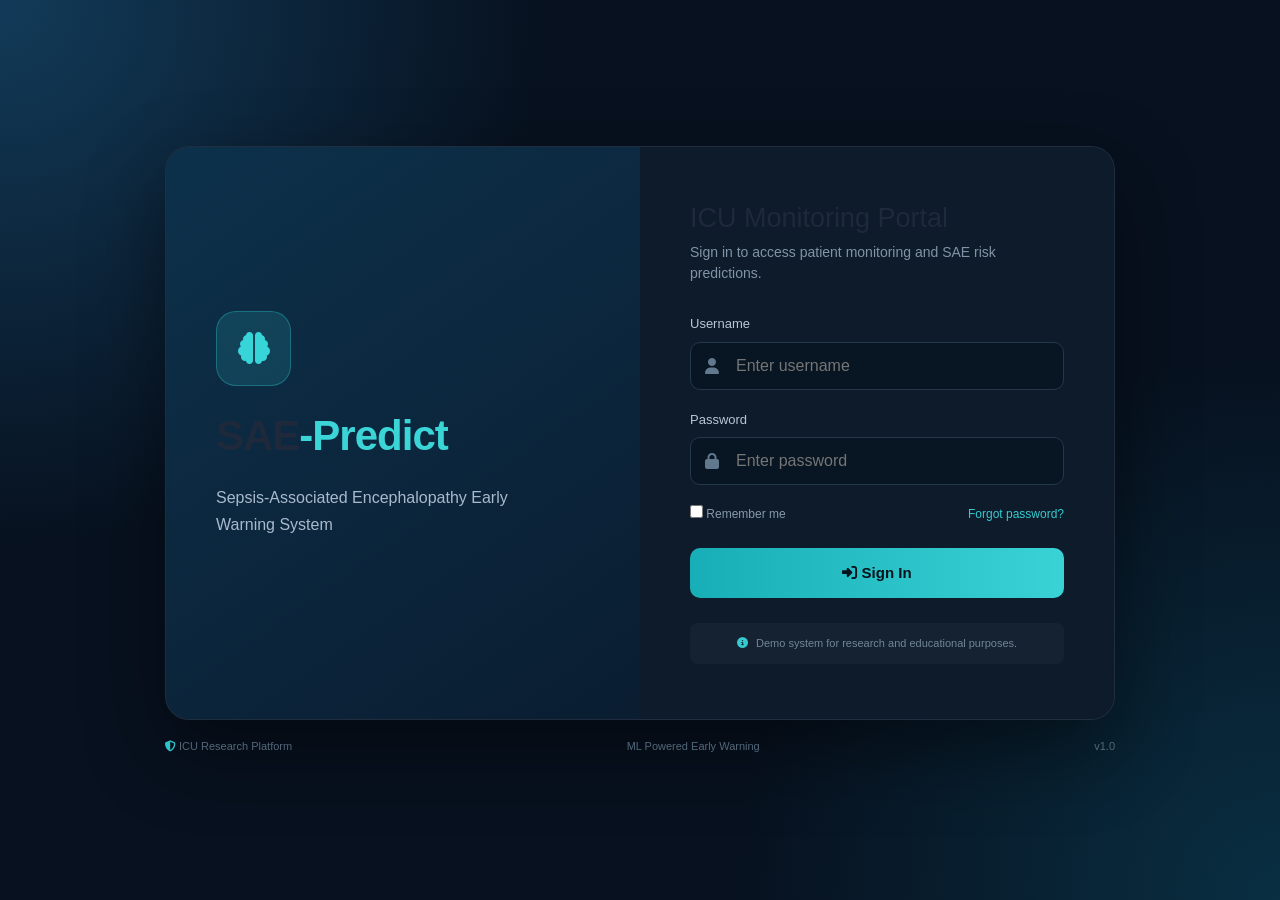
<file: frontend/index.html>
<!DOCTYPE html>
<html lang="en">
<head>
    <meta charset="UTF-8">
    <meta name="viewport" content="width=device-width, initial-scale=1.0">

    <title>SAE-Predict | ICU Early Warning System</title>

    <link rel="stylesheet"
          href="https://cdn.jsdelivr.net/npm/bootstrap@5.3.3/dist/css/bootstrap.min.css">

    <link rel="stylesheet"
          href="https://cdnjs.cloudflare.com/ajax/libs/font-awesome/6.5.2/css/all.min.css">

    <link rel="stylesheet" href="css/style.css">
</head>

<body>

<div class="login-page">

    <div class="login-card">

        <div class="brand-section">

            <div class="brand-icon">
                <i class="fa-solid fa-brain"></i>
            </div>

            <h1>SAE<span>-Predict</span></h1>

            <p>
                Sepsis-Associated Encephalopathy
                Early Warning System
            </p>

        </div>


        <div class="login-form">

            <h2>ICU Monitoring Portal</h2>

            <p class="login-subtitle">
                Sign in to access patient monitoring and
                SAE risk predictions.
            </p>

            <form onsubmit="login(event)">

                <div class="input-group-custom">

                    <label>Username</label>

                    <div class="input-wrapper">
                        <i class="fa-solid fa-user"></i>

                        <input
                            type="text"
                            id="username"
                            placeholder="Enter username"
                            required>
                    </div>

                </div>


                <div class="input-group-custom">

                    <label>Password</label>

                    <div class="input-wrapper">

                        <i class="fa-solid fa-lock"></i>

                        <input
                            type="password"
                            id="password"
                            placeholder="Enter password"
                            required>

                    </div>

                </div>


                <div class="login-options">

                    <label>
                        <input type="checkbox">
                        Remember me
                    </label>

                    <a href="#">Forgot password?</a>

                </div>


                <button class="login-btn" type="submit">

                    <i class="fa-solid fa-right-to-bracket"></i>

                    Sign In

                </button>

            </form>


            <div class="demo-info">

                <i class="fa-solid fa-circle-info"></i>

                Demo system for research and educational purposes.

            </div>

        </div>

    </div>


    <div class="login-footer">

        <span>
            <i class="fa-solid fa-shield-halved"></i>
            ICU Research Platform
        </span>

        <span>
            ML Powered Early Warning
        </span>

        <span>
            v1.0
        </span>

    </div>

</div>


<script>

function login(event) {

    event.preventDefault();

    const username =
        document.getElementById("username").value;

    const password =
        document.getElementById("password").value;

    if (username && password) {

        window.location.href = "dashboard.html";

    }

}

</script>

</body>
</html>
</file>
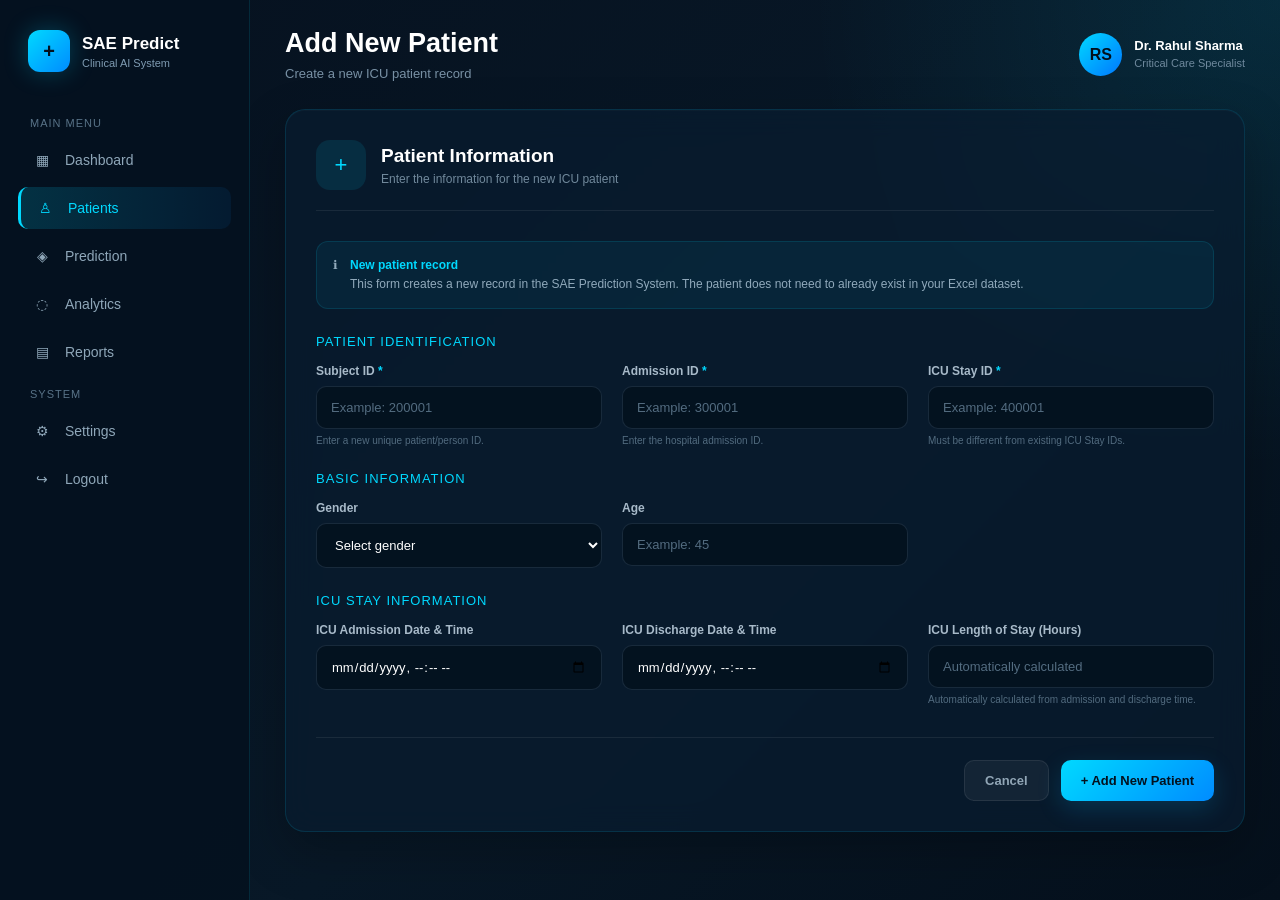
<file: frontend/add-patient.html>
<!DOCTYPE html>
<html lang="en">

<head>

    <meta charset="UTF-8">

    <meta name="viewport"
          content="width=device-width, initial-scale=1.0">

    <title>Add New Patient | SAE Prediction System</title>

    <style>

        * {
            margin: 0;
            padding: 0;
            box-sizing: border-box;
            font-family: Arial, Helvetica, sans-serif;
        }

        body {
            min-height: 100vh;
            background:
                radial-gradient(circle at top right, rgba(0, 220, 255, 0.10), transparent 30%),
                linear-gradient(135deg, #06111f, #081827 55%, #05101c);
            color: #ffffff;
        }

        /* =========================
           SIDEBAR
        ========================= */

        .sidebar {
            position: fixed;
            left: 0;
            top: 0;
            width: 250px;
            height: 100vh;

            background: rgba(5, 18, 32, 0.96);

            border-right: 1px solid rgba(0, 220, 255, 0.12);

            padding: 25px 18px;

            z-index: 10;
        }

        .logo {
            display: flex;
            align-items: center;
            gap: 12px;

            padding: 5px 10px 30px;
        }

        .logo-icon {
            width: 42px;
            height: 42px;

            display: flex;
            align-items: center;
            justify-content: center;

            border-radius: 12px;

            background: linear-gradient(
                135deg,
                #00d9ff,
                #008cff
            );

            color: #03111e;

            font-size: 20px;
            font-weight: bold;

            box-shadow: 0 0 25px rgba(0, 217, 255, 0.25);
        }

        .logo-text h2 {
            font-size: 17px;
            color: #ffffff;
        }

        .logo-text span {
            display: block;
            margin-top: 3px;

            color: #7f9bb2;
            font-size: 11px;
        }

        .nav-title {
            color: #587287;
            font-size: 11px;

            text-transform: uppercase;

            letter-spacing: 1px;

            margin: 15px 12px 10px;
        }

        .nav-item {
            display: flex;
            align-items: center;
            gap: 13px;

            padding: 13px 14px;

            margin-bottom: 6px;

            border-radius: 10px;

            color: #8fa7b9;

            text-decoration: none;

            font-size: 14px;

            transition: 0.25s;
        }

        .nav-item:hover {
            background: rgba(0, 217, 255, 0.08);
            color: #ffffff;
        }

        .nav-item.active {
            background: linear-gradient(
                90deg,
                rgba(0, 217, 255, 0.16),
                rgba(0, 140, 255, 0.08)
            );

            color: #00d9ff;

            border-left: 3px solid #00d9ff;
        }

        .nav-icon {
            width: 20px;
            text-align: center;
        }

        /* =========================
           MAIN
        ========================= */

        .main {
            margin-left: 250px;

            min-height: 100vh;

            padding: 28px 35px;
        }

        /* =========================
           TOPBAR
        ========================= */

        .topbar {
            display: flex;
            align-items: center;
            justify-content: space-between;

            margin-bottom: 28px;
        }

        .page-title h1 {
            font-size: 27px;
            font-weight: 700;
        }

        .page-title p {
            margin-top: 7px;

            color: #7890a4;

            font-size: 13px;
        }

        .doctor {
            display: flex;
            align-items: center;
            gap: 12px;
        }

        .doctor-avatar {
            width: 43px;
            height: 43px;

            border-radius: 50%;

            display: flex;
            align-items: center;
            justify-content: center;

            background: linear-gradient(
                135deg,
                #00d9ff,
                #0077ff
            );

            color: #02101c;

            font-weight: bold;
        }

        .doctor-info strong {
            display: block;
            font-size: 13px;
        }

        .doctor-info span {
            color: #6f899d;
            font-size: 11px;
        }

        /* =========================
           FORM CARD
        ========================= */

        .form-card {

            max-width: 1100px;

            background: rgba(9, 29, 48, 0.72);

            border: 1px solid rgba(0, 217, 255, 0.13);

            border-radius: 20px;

            padding: 30px;

            box-shadow:
                0 20px 50px rgba(0, 0, 0, 0.25),
                inset 0 1px 0 rgba(255,255,255,0.02);

            backdrop-filter: blur(14px);
        }

        .card-header {

            display: flex;
            align-items: center;
            gap: 15px;

            margin-bottom: 30px;

            padding-bottom: 20px;

            border-bottom: 1px solid rgba(255,255,255,0.07);
        }

        .card-icon {

            width: 50px;
            height: 50px;

            display: flex;
            align-items: center;
            justify-content: center;

            border-radius: 14px;

            background: rgba(0, 217, 255, 0.10);

            color: #00d9ff;

            font-size: 22px;
        }

        .card-header h2 {
            font-size: 19px;
        }

        .card-header p {
            color: #71899c;

            margin-top: 5px;

            font-size: 12px;
        }

        /* =========================
           FORM GRID
        ========================= */

        .section-title {

            margin: 25px 0 15px;

            color: #00d9ff;

            font-size: 13px;

            text-transform: uppercase;

            letter-spacing: 1px;
        }

        .form-grid {

            display: grid;

            grid-template-columns:
                repeat(3, 1fr);

            gap: 20px;
        }

        .form-group {
            display: flex;
            flex-direction: column;
        }

        .form-group.full {
            grid-column: 1 / -1;
        }

        label {

            margin-bottom: 8px;

            color: #a8bac9;

            font-size: 12px;

            font-weight: 600;
        }

        label span {
            color: #00d9ff;
        }

        input,
        select {

            width: 100%;

            padding: 13px 14px;

            border-radius: 10px;

            border: 1px solid rgba(130, 170, 200, 0.16);

            background: rgba(3, 16, 28, 0.75);

            color: #ffffff;

            outline: none;

            font-size: 13px;

            transition: 0.25s;
        }

        input:focus,
        select:focus {

            border-color: #00d9ff;

            box-shadow:
                0 0 0 3px rgba(0, 217, 255, 0.08);

            background: rgba(3, 20, 34, 0.95);
        }

        input::placeholder {
            color: #536c80;
        }

        select option {
            background: #081827;
            color: white;
        }

        .hint {

            margin-top: 6px;

            color: #526b7f;

            font-size: 10px;
        }

        /* =========================
           NEW PATIENT NOTICE
        ========================= */

        .new-patient-notice {

            display: flex;

            gap: 12px;

            padding: 14px 16px;

            margin-bottom: 25px;

            border-radius: 12px;

            background: rgba(0, 217, 255, 0.06);

            border: 1px solid rgba(0, 217, 255, 0.13);

            color: #91aabc;

            font-size: 12px;

            line-height: 1.6;
        }

        .new-patient-notice strong {
            color: #00d9ff;
        }

        /* =========================
           BUTTONS
        ========================= */

        .actions {

            display: flex;

            justify-content: flex-end;

            gap: 12px;

            margin-top: 32px;

            padding-top: 22px;

            border-top: 1px solid rgba(255,255,255,0.07);
        }

        .btn {

            padding: 12px 20px;

            border-radius: 10px;

            border: none;

            cursor: pointer;

            font-size: 13px;

            font-weight: 600;

            transition: 0.25s;

            text-decoration: none;
        }

        .btn-cancel {

            background: rgba(255,255,255,0.05);

            color: #91a6b6;

            border: 1px solid rgba(255,255,255,0.08);
        }

        .btn-cancel:hover {

            background: rgba(255,255,255,0.09);

            color: white;
        }

        .btn-save {

            background: linear-gradient(
                135deg,
                #00d9ff,
                #008cff
            );

            color: #03111e;

            box-shadow:
                0 8px 25px rgba(0, 180, 255, 0.18);
        }

        .btn-save:hover {

            transform: translateY(-2px);

            box-shadow:
                0 12px 30px rgba(0, 180, 255, 0.28);
        }

        .btn-save:disabled {

            opacity: 0.55;

            cursor: not-allowed;

            transform: none;
        }

        /* =========================
           MESSAGE
        ========================= */

        .message {

            display: none;

            margin-bottom: 20px;

            padding: 13px 16px;

            border-radius: 10px;

            font-size: 13px;
        }

        .message.success {

            display: block;

            background: rgba(0, 220, 150, 0.10);

            border: 1px solid rgba(0, 220, 150, 0.25);

            color: #5ff0b7;
        }

        .message.error {

            display: block;

            background: rgba(255, 70, 90, 0.10);

            border: 1px solid rgba(255, 70, 90, 0.25);

            color: #ff8795;
        }

        /* =========================
           RESPONSIVE
        ========================= */

        @media(max-width: 900px) {

            .sidebar {
                width: 210px;
            }

            .main {
                margin-left: 210px;
            }

            .form-grid {
                grid-template-columns: repeat(2, 1fr);
            }

        }

        @media(max-width: 700px) {

            .sidebar {
                position: relative;

                width: 100%;

                height: auto;
            }

            .main {
                margin-left: 0;

                padding: 20px;
            }

            .form-grid {
                grid-template-columns: 1fr;
            }

            .topbar {
                flex-direction: column;

                align-items: flex-start;

                gap: 18px;
            }

            .form-card {
                padding: 20px;
            }

            .actions {
                flex-direction: column;
            }

            .btn {
                width: 100%;

                text-align: center;
            }
        }

    </style>

</head>


<body>


<!-- =====================================================
     SIDEBAR
===================================================== -->

<aside class="sidebar">

    <div class="logo">

        <div class="logo-icon">
            +
        </div>

        <div class="logo-text">

            <h2>SAE Predict</h2>

            <span>Clinical AI System</span>

        </div>

    </div>


    <div class="nav-title">
        Main Menu
    </div>


    <a href="dashboard.html"
       class="nav-item">

        <span class="nav-icon">▦</span>

        Dashboard

    </a>


    <a href="patients.html"
       class="nav-item active">

        <span class="nav-icon">♙</span>

        Patients

    </a>


    <a href="#"
       class="nav-item">

        <span class="nav-icon">◈</span>

        Prediction

    </a>


    <a href="#"
       class="nav-item">

        <span class="nav-icon">◌</span>

        Analytics

    </a>


    <a href="#"
       class="nav-item">

        <span class="nav-icon">▤</span>

        Reports

    </a>


    <div class="nav-title">
        System
    </div>


    <a href="#"
       class="nav-item">

        <span class="nav-icon">⚙</span>

        Settings

    </a>


    <a href="#"
       class="nav-item">

        <span class="nav-icon">↪</span>

        Logout

    </a>

</aside>



<!-- =====================================================
     MAIN
===================================================== -->

<main class="main">


    <!-- TOPBAR -->

    <div class="topbar">

        <div class="page-title">

            <h1>Add New Patient</h1>

            <p>
                Create a new ICU patient record
            </p>

        </div>


        <div class="doctor">

            <div class="doctor-avatar">
                RS
            </div>

            <div class="doctor-info">

                <strong>
                    Dr. Rahul Sharma
                </strong>

                <span>
                    Critical Care Specialist
                </span>

            </div>

        </div>

    </div>



    <!-- FORM CARD -->

    <div class="form-card">


        <div class="card-header">

            <div class="card-icon">
                +
            </div>

            <div>

                <h2>Patient Information</h2>

                <p>
                    Enter the information for the new ICU patient
                </p>

            </div>

        </div>



        <!-- NOTICE -->

        <div class="new-patient-notice">

            <div>
                ℹ
            </div>

            <div>

                <strong>New patient record</strong><br>

                This form creates a new record in the SAE
                Prediction System. The patient does not need
                to already exist in your Excel dataset.

            </div>

        </div>



        <!-- MESSAGE -->

        <div id="message"
             class="message">
        </div>



        <form id="patientForm">


            <!-- ==========================================
                 IDENTIFICATION
            =========================================== -->

            <div class="section-title">
                Patient Identification
            </div>


            <div class="form-grid">


                <div class="form-group">

                    <label>
                        Subject ID <span>*</span>
                    </label>

                    <input
                        type="number"
                        id="subject_id"
                        placeholder="Example: 200001"
                        required
                    >

                    <div class="hint">
                        Enter a new unique patient/person ID.
                    </div>

                </div>



                <div class="form-group">

                    <label>
                        Admission ID <span>*</span>
                    </label>

                    <input
                        type="number"
                        id="hadm_id"
                        placeholder="Example: 300001"
                        required
                    >

                    <div class="hint">
                        Enter the hospital admission ID.
                    </div>

                </div>



                <div class="form-group">

                    <label>
                        ICU Stay ID <span>*</span>
                    </label>

                    <input
                        type="number"
                        id="stay_id"
                        placeholder="Example: 400001"
                        required
                    >

                    <div class="hint">
                        Must be different from existing ICU Stay IDs.
                    </div>

                </div>


            </div>



            <!-- ==========================================
                 BASIC INFORMATION
            =========================================== -->

            <div class="section-title">
                Basic Information
            </div>


            <div class="form-grid">


                <div class="form-group">

                    <label>
                        Gender
                    </label>

                    <select id="gender">

                        <option value="">
                            Select gender
                        </option>

                        <option value="Male">
                            Male
                        </option>

                        <option value="Female">
                            Female
                        </option>

                        <option value="Other">
                            Other
                        </option>

                    </select>

                </div>



                <div class="form-group">

                    <label>
                        Age
                    </label>

                    <input
                        type="number"
                        id="age"
                        min="0"
                        max="120"
                        step="0.01"
                        placeholder="Example: 45"
                    >

                </div>


            </div>



            <!-- ==========================================
                 ICU INFORMATION
            =========================================== -->

            <div class="section-title">
                ICU Stay Information
            </div>


            <div class="form-grid">


                <div class="form-group">

                    <label>
                        ICU Admission Date & Time
                    </label>

                    <input
                        type="datetime-local"
                        id="intime"
                    >

                </div>



                <div class="form-group">

                    <label>
                        ICU Discharge Date & Time
                    </label>

                    <input
                        type="datetime-local"
                        id="outtime"
                    >

                </div>



                <div class="form-group">

                    <label>
                        ICU Length of Stay (Hours)
                    </label>

                    <input
                        type="number"
                        id="icu_los_hours"
                        min="0"
                        step="0.01"
                        placeholder="Automatically calculated"
                    >

                    <div class="hint">
                        Automatically calculated from admission and discharge time.
                    </div>

                </div>


            </div>



            <!-- ==========================================
                 BUTTONS
            =========================================== -->

            <div class="actions">

                <a
                    href="patients.html"
                    class="btn btn-cancel"
                >
                    Cancel
                </a>


                <button
                    type="submit"
                    class="btn btn-save"
                    id="saveBtn"
                >
                    + Add New Patient
                </button>

            </div>


        </form>


    </div>


</main>



<script>

const API_URL = "http://127.0.0.1:5000";

const form = document.getElementById("patientForm");

const message = document.getElementById("message");

const saveBtn = document.getElementById("saveBtn");

const intimeInput =
    document.getElementById("intime");

const outtimeInput =
    document.getElementById("outtime");

const losInput =
    document.getElementById("icu_los_hours");



/* =====================================================
   MESSAGE
===================================================== */

function showMessage(text, type) {

    message.textContent = text;

    message.className =
        "message " + type;

}



/* =====================================================
   DATETIME CONVERSION
===================================================== */

function getDateTimeValue(id) {

    const input =
        document.getElementById(id);

    const value =
        input.value.trim();

    if (!value) {
        return null;
    }

    return value.replace("T", " ") + ":00";
}



/* =====================================================
   AUTOMATIC ICU LOS CALCULATION
===================================================== */

function calculateICULengthOfStay() {

    if (
        !intimeInput.value ||
        !outtimeInput.value
    ) {

        return;

    }


    const admission =
        new Date(intimeInput.value);

    const discharge =
        new Date(outtimeInput.value);


    if (
        isNaN(admission.getTime()) ||
        isNaN(discharge.getTime())
    ) {

        return;

    }


    if (discharge < admission) {

        losInput.value = "";

        return;

    }


    const difference =
        discharge.getTime() -
        admission.getTime();


    const hours =
        difference / (1000 * 60 * 60);


    losInput.value =
        hours.toFixed(2);

}



/* =====================================================
   DATE EVENTS
===================================================== */

intimeInput.addEventListener(
    "change",
    calculateICULengthOfStay
);

outtimeInput.addEventListener(
    "change",
    calculateICULengthOfStay
);



/* =====================================================
   FORM SUBMIT
===================================================== */

form.addEventListener(
    "submit",
    async function(event) {

        event.preventDefault();


        saveBtn.disabled = true;

        saveBtn.textContent =
            "Saving Patient...";



        /* ---------------------------------------------
           GET VALUES
        --------------------------------------------- */

        const subjectId =
            document
                .getElementById("subject_id")
                .value
                .trim();


        const hadmId =
            document
                .getElementById("hadm_id")
                .value
                .trim();


        const stayId =
            document
                .getElementById("stay_id")
                .value
                .trim();



        /* ---------------------------------------------
           VALIDATION
        --------------------------------------------- */

        if (!subjectId) {

            showMessage(
                "Please enter Subject ID.",
                "error"
            );

            resetButton();

            return;

        }


        if (!hadmId) {

            showMessage(
                "Please enter Admission ID.",
                "error"
            );

            resetButton();

            return;

        }


        if (!stayId) {

            showMessage(
                "Please enter ICU Stay ID.",
                "error"
            );

            resetButton();

            return;

        }



        /* ---------------------------------------------
           DATETIME
        --------------------------------------------- */

        const intime =
            getDateTimeValue("intime");


        const outtime =
            getDateTimeValue("outtime");



        /* ---------------------------------------------
           DATE VALIDATION
        --------------------------------------------- */

        if (intime && outtime) {

            const admissionDate =
                new Date(
                    intime.replace(
                        " ",
                        "T"
                    )
                );


            const dischargeDate =
                new Date(
                    outtime.replace(
                        " ",
                        "T"
                    )
                );


            if (
                dischargeDate <
                admissionDate
            ) {

                showMessage(
                    "ICU Discharge time cannot be earlier than ICU Admission time.",
                    "error"
                );

                resetButton();

                return;

            }

        }



        /* ---------------------------------------------
           PATIENT OBJECT
        --------------------------------------------- */

        const patient = {

            subject_id:
                Number(subjectId),

            hadm_id:
                Number(hadmId),

            stay_id:
                Number(stayId),

            gender:
                document
                    .getElementById("gender")
                    .value || null,

            age:
                document
                    .getElementById("age")
                    .value
                    ? Number(
                        document
                            .getElementById("age")
                            .value
                    )
                    : null,

            intime:
                intime,

            outtime:
                outtime,

            icu_los_hours:
                document
                    .getElementById(
                        "icu_los_hours"
                    )
                    .value
                    ? Number(
                        document
                            .getElementById(
                                "icu_los_hours"
                            )
                            .value
                    )
                    : null

        };



        console.log(
            "NEW PATIENT:",
            patient
        );



        /* ---------------------------------------------
           SEND TO FLASK
        --------------------------------------------- */

        try {

            const response =
                await fetch(
                    `${API_URL}/api/patients`,
                    {
                        method: "POST",

                        headers: {
                            "Content-Type":
                                "application/json"
                        },

                        body:
                            JSON.stringify(
                                patient
                            )
                    }
                );


            const data =
                await response.json();


            console.log(
                "SERVER RESPONSE:",
                data
            );



            /* -----------------------------------------
               ERROR
            ----------------------------------------- */

            if (!response.ok) {

                throw new Error(
                    data.message ||
                    "Unable to add patient"
                );

            }



            /* -----------------------------------------
               SUCCESS
            ----------------------------------------- */

            showMessage(
                "✅ New patient added successfully!",
                "success"
            );


            saveBtn.textContent =
                "Patient Added ✓";



            setTimeout(
                function() {

                    window.location.href =
                        "patients.html";

                },
                1200
            );


        }

        catch(error) {

            console.error(
                "ADD PATIENT ERROR:",
                error
            );


            showMessage(
                "❌ " + error.message,
                "error"
            );


            resetButton();

        }

    }
);



/* =====================================================
   RESET BUTTON
===================================================== */

function resetButton() {

    saveBtn.disabled = false;

    saveBtn.textContent =
        "+ Add New Patient";

}

</script>


</body>

</html>
</file>
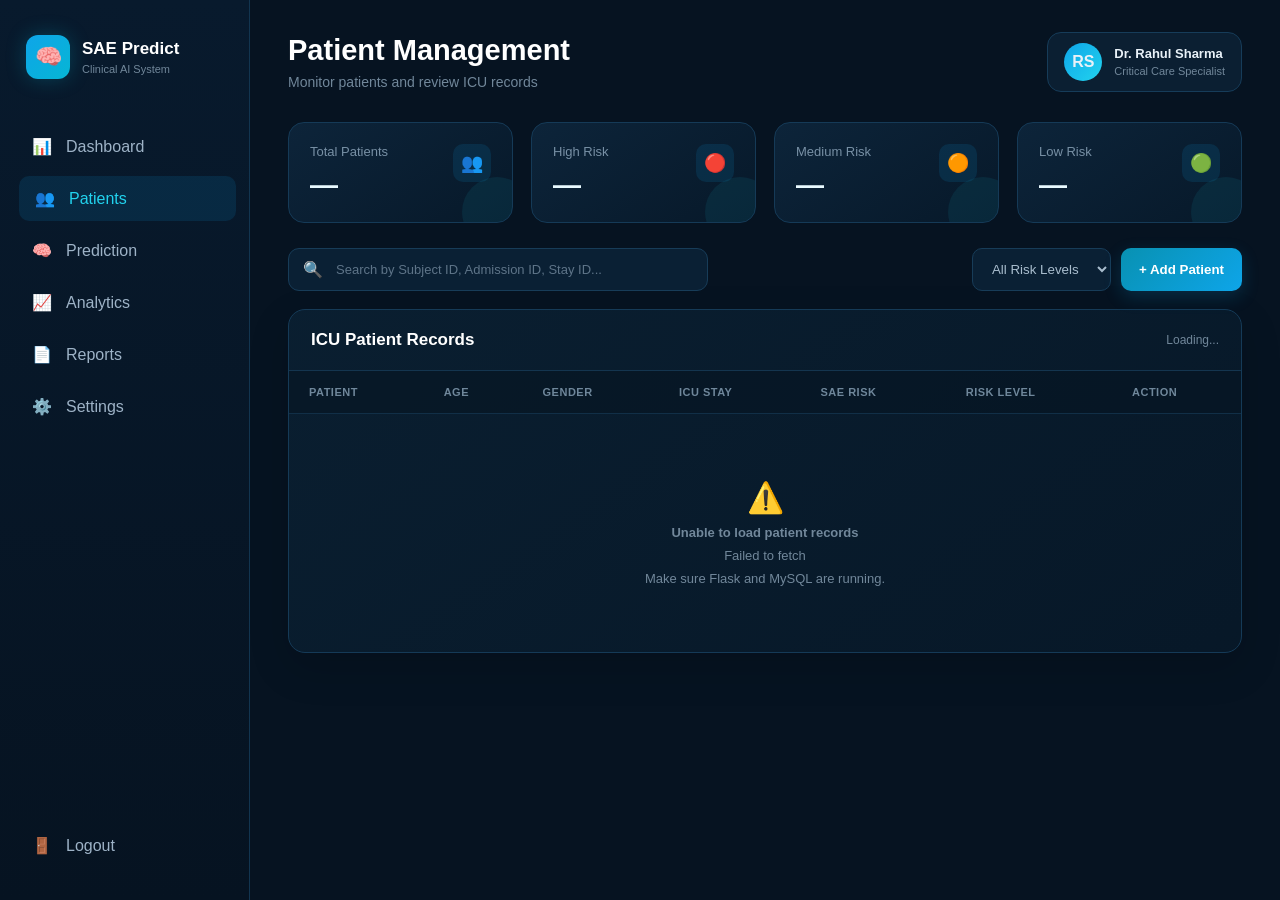
<file: frontend/patients.html>
<!DOCTYPE html>
<html lang="en">

<head>
    <meta charset="UTF-8">
    <meta name="viewport" content="width=device-width, initial-scale=1.0">

    <title>Patients | SAE Prediction System</title>

    <style>

        * {
            margin: 0;
            padding: 0;
            box-sizing: border-box;
            font-family: Arial, Helvetica, sans-serif;
        }

        body {
            background: #061321;
            color: #e8f1f8;
            min-height: 100vh;
        }

        /* ================= SIDEBAR ================= */

        .sidebar {
            position: fixed;
            left: 0;
            top: 0;
            width: 250px;
            height: 100vh;

            background:
                linear-gradient(
                    180deg,
                    #081a2d,
                    #061321
                );

            border-right: 1px solid #123550;

            padding: 25px 16px;

            z-index: 1000;
        }

        .logo {
            display: flex;
            align-items: center;
            gap: 12px;

            padding: 10px;
            margin-bottom: 35px;
        }

        .logo-icon {
            width: 44px;
            height: 44px;

            border-radius: 12px;

            display: flex;
            align-items: center;
            justify-content: center;

            background: linear-gradient(
                135deg,
                #0ea5e9,
                #06b6d4
            );

            font-size: 22px;

            box-shadow:
                0 0 20px rgba(6,182,212,.25);
        }

        .logo strong {
            display: block;
            font-size: 17px;
            color: white;
        }

        .logo small {
            display: block;
            margin-top: 4px;
            color: #71879a;
            font-size: 11px;
        }

        nav a,
        .logout {
            display: flex;
            align-items: center;
            gap: 13px;

            padding: 13px 15px;
            margin: 7px 0;

            color: #9eb3c7;

            text-decoration: none;

            border-radius: 10px;

            transition: .25s;

            cursor: pointer;
        }

        nav a:hover,
        nav a.active,
        .logout:hover {

            background: rgba(14,165,233,.12);

            color: #22d3ee;

            transform: translateX(3px);
        }

        nav a span,
        .logout span {
            width: 22px;
            text-align: center;
        }

        .sidebar-bottom {
            position: absolute;
            bottom: 25px;
            left: 16px;
            right: 16px;
        }

        /* ================= MAIN ================= */

        .main {
            margin-left: 250px;
            padding: 32px 38px;
        }

        /* ================= TOPBAR ================= */

        .topbar {
            display: flex;
            justify-content: space-between;
            align-items: center;

            margin-bottom: 30px;
        }

        .page-title h1 {
            font-size: 29px;
            font-weight: 700;
            color: white;
        }

        .page-title p {
            margin-top: 7px;
            color: #71879a;
            font-size: 14px;
        }

        .doctor-card {
            display: flex;
            align-items: center;
            gap: 12px;

            padding: 10px 16px;

            background: rgba(12,35,56,.75);

            border: 1px solid #163c59;

            border-radius: 14px;
        }

        .doctor-avatar {
            width: 38px;
            height: 38px;

            border-radius: 50%;

            display: flex;
            align-items: center;
            justify-content: center;

            background: linear-gradient(
                135deg,
                #0ea5e9,
                #22d3ee
            );

            font-weight: bold;
        }

        .doctor-card strong {
            display: block;
            font-size: 13px;
        }

        .doctor-card small {
            color: #71879a;
            font-size: 11px;
        }

        /* ================= STATS ================= */

        .stats-grid {
            display: grid;

            grid-template-columns:
                repeat(4, 1fr);

            gap: 18px;

            margin-bottom: 25px;
        }

        .stat-card {
            position: relative;

            background:
                linear-gradient(
                    145deg,
                    rgba(13,37,59,.95),
                    rgba(7,25,42,.95)
                );

            border: 1px solid #153a57;

            border-radius: 16px;

            padding: 21px;

            overflow: hidden;

            transition: .25s;
        }

        .stat-card:hover {
            transform: translateY(-3px);

            border-color: #1e789d;

            box-shadow:
                0 10px 30px rgba(0,0,0,.2);
        }

        .stat-card::after {
            content: "";

            position: absolute;

            width: 70px;
            height: 70px;

            right: -20px;
            bottom: -25px;

            border-radius: 50%;

            background: rgba(34,211,238,.08);
        }

        .stat-label {
            color: #7890a5;
            font-size: 13px;
            margin-bottom: 10px;
        }

        .stat-value {
            font-size: 28px;
            font-weight: bold;
            color: #e9faff;
        }

        .stat-icon {
            float: right;

            width: 38px;
            height: 38px;

            border-radius: 10px;

            display: flex;
            align-items: center;
            justify-content: center;

            background: rgba(14,165,233,.12);

            color: #22d3ee;

            font-size: 18px;
        }

        /* ================= TOOLBAR ================= */

        .toolbar {
            display: flex;
            justify-content: space-between;
            align-items: center;

            gap: 15px;

            margin-bottom: 18px;
        }

        .search-area {
            display: flex;
            align-items: center;

            width: 420px;

            background: #0a2034;

            border: 1px solid #173c58;

            border-radius: 11px;

            padding: 0 14px;

            transition: .2s;
        }

        .search-area:focus-within {
            border-color: #22d3ee;

            box-shadow:
                0 0 0 3px rgba(34,211,238,.08);
        }

        .search-icon {
            color: #678197;
            margin-right: 8px;
        }

        .search-area input {
            width: 100%;

            background: transparent;

            border: none;
            outline: none;

            color: white;

            padding: 13px 5px;

            font-size: 13px;
        }

        .search-area input::placeholder {
            color: #5e7488;
        }

        .toolbar-right {
            display: flex;
            gap: 10px;
        }

        select {
            background: #0a2034;

            color: #a9bdce;

            border: 1px solid #173c58;

            padding: 12px 15px;

            border-radius: 10px;

            outline: none;

            cursor: pointer;
        }

        .add-btn {
            border: none;

            background:
                linear-gradient(
                    135deg,
                    #0891b2,
                    #0ea5e9
                );

            color: white;

            padding: 12px 18px;

            border-radius: 10px;

            font-weight: 600;

            cursor: pointer;

            transition: .25s;

            box-shadow:
                0 6px 18px rgba(14,165,233,.18);
        }

        .add-btn:hover {
            transform: translateY(-2px);

            box-shadow:
                0 9px 25px rgba(14,165,233,.3);
        }

        /* ================= TABLE ================= */

        .table-card {

            background:
                linear-gradient(
                    145deg,
                    rgba(10,31,49,.96),
                    rgba(7,24,40,.96)
                );

            border: 1px solid #153a57;

            border-radius: 17px;

            overflow: hidden;

            box-shadow:
                0 15px 40px rgba(0,0,0,.15);
        }

        .table-header {
            padding: 20px 22px;

            border-bottom: 1px solid #14354f;

            display: flex;
            justify-content: space-between;
            align-items: center;
        }

        .table-header h2 {
            font-size: 17px;
            color: white;
        }

        .record-count {
            color: #71879a;
            font-size: 12px;
        }

        .table-wrapper {
            overflow-x: auto;
        }

        table {
            width: 100%;

            border-collapse: collapse;

            min-width: 850px;
        }

        th {
            text-align: left;

            padding: 15px 20px;

            color: #6f879b;

            font-size: 11px;

            text-transform: uppercase;

            letter-spacing: .5px;

            background: rgba(5,20,34,.6);
        }

        td {
            padding: 16px 20px;

            border-top: 1px solid #112f47;

            color: #c5d5e1;

            font-size: 13px;
        }

        tbody tr {
            transition: .2s;
        }

        tbody tr:hover {
            background: rgba(14,165,233,.045);
        }

        .patient-name {
            display: flex;
            align-items: center;
            gap: 11px;
        }

        .patient-avatar {
            width: 36px;
            height: 36px;

            border-radius: 10px;

            background: #12344d;

            display: flex;
            align-items: center;
            justify-content: center;

            color: #22d3ee;

            font-weight: bold;
        }

        .patient-info strong {
            display: block;

            color: #e8f1f8;

            font-size: 13px;
        }

        .patient-info small {
            display: block;

            color: #61788d;

            font-size: 10px;

            margin-top: 3px;
        }

        .risk {
            display: inline-block;

            padding: 5px 10px;

            border-radius: 20px;

            font-size: 10px;

            font-weight: 600;
        }

        .risk.none {
            color: #7890a5;

            background: #10283b;
        }

        .action-btn {
            background: rgba(14,165,233,.09);

            color: #22d3ee;

            border: 1px solid #1a506d;

            padding: 7px 13px;

            border-radius: 7px;

            cursor: pointer;

            font-size: 11px;

            transition: .2s;
        }

        .action-btn:hover {
            background: #0e7490;

            color: white;
        }

        /* ================= LOADING ================= */

        .loading {
            padding: 45px;

            text-align: center;

            color: #71879a;
        }

        .spinner {
            width: 30px;
            height: 30px;

            border: 3px solid #173a53;

            border-top-color: #22d3ee;

            border-radius: 50%;

            animation: spin 1s linear infinite;

            margin: 0 auto 12px;
        }

        @keyframes spin {
            to {
                transform: rotate(360deg);
            }
        }

        .empty {
            padding: 50px;

            text-align: center;

            color: #71879a;
        }

        .empty-icon {
            font-size: 30px;

            margin-bottom: 10px;
        }

        /* ================= TOAST ================= */

        .toast {
            display: none;

            position: fixed;

            right: 25px;
            bottom: 25px;

            background: #0d2d45;

            border: 1px solid #1e607d;

            color: #dffaff;

            padding: 13px 18px;

            border-radius: 10px;

            box-shadow:
                0 10px 30px rgba(0,0,0,.3);

            z-index: 2000;

            font-size: 13px;
        }

        /* ================= RESPONSIVE ================= */

        @media(max-width: 1100px) {

            .stats-grid {
                grid-template-columns:
                    repeat(2, 1fr);
            }

        }

        @media(max-width: 800px) {

            .sidebar {
                width: 210px;
            }

            .main {
                margin-left: 210px;
                padding: 25px;
            }

            .topbar {
                align-items: flex-start;
            }

            .doctor-card {
                display: none;
            }

            .toolbar {
                flex-direction: column;
                align-items: stretch;
            }

            .search-area {
                width: 100%;
            }

        }

        @media(max-width: 600px) {

            .sidebar {
                position: relative;

                width: 100%;
                height: auto;
            }

            .sidebar-bottom {
                position: static;
                margin-top: 20px;
            }

            .main {
                margin-left: 0;
            }

            .stats-grid {
                grid-template-columns: 1fr;
            }

        }

    </style>

</head>


<body>


<!-- ================= SIDEBAR ================= -->

<div class="sidebar">

    <div class="logo">

        <div class="logo-icon">
            🧠
        </div>

        <div>
            <strong>SAE Predict</strong>
            <small>Clinical AI System</small>
        </div>

    </div>


    <nav>

        <a href="./dashboard.html">
            <span>📊</span>
            Dashboard
        </a>

        <a href="./patients.html" class="active">
            <span>👥</span>
            Patients
        </a>

        <a href="./prediction.html">
            <span>🧠</span>
            Prediction
        </a>

        <a href="./analytics.html">
            <span>📈</span>
            Analytics
        </a>

        <a href="./reports.html">
            <span>📄</span>
            Reports
        </a>

        <a href="./settings.html">
            <span>⚙️</span>
            Settings
        </a>

    </nav>


    <div class="sidebar-bottom">

        <a href="./index.html" class="logout">
            <span>🚪</span>
            Logout
        </a>

    </div>

</div>



<!-- ================= MAIN ================= -->

<div class="main">


    <!-- TOPBAR -->

    <div class="topbar">

        <div class="page-title">

            <h1>Patient Management</h1>

            <p>
                Monitor patients and review ICU records
            </p>

        </div>


        <div class="doctor-card">

            <div class="doctor-avatar">
                RS
            </div>

            <div>

                <strong>
                    Dr. Rahul Sharma
                </strong>

                <small>
                    Critical Care Specialist
                </small>

            </div>

        </div>

    </div>



    <!-- ================= STATS ================= -->

    <div class="stats-grid">


        <div class="stat-card">

            <div class="stat-icon">
                👥
            </div>

            <div class="stat-label">
                Total Patients
            </div>

            <div class="stat-value"
                 id="totalPatients">
                —
            </div>

        </div>


        <div class="stat-card">

            <div class="stat-icon">
                🔴
            </div>

            <div class="stat-label">
                High Risk
            </div>

            <div class="stat-value"
                 id="highRisk">
                —
            </div>

        </div>


        <div class="stat-card">

            <div class="stat-icon">
                🟠
            </div>

            <div class="stat-label">
                Medium Risk
            </div>

            <div class="stat-value"
                 id="mediumRisk">
                —
            </div>

        </div>


        <div class="stat-card">

            <div class="stat-icon">
                🟢
            </div>

            <div class="stat-label">
                Low Risk
            </div>

            <div class="stat-value"
                 id="lowRisk">
                —
            </div>

        </div>

    </div>



    <!-- ================= TOOLBAR ================= -->

    <div class="toolbar">


        <div class="search-area">

            <span class="search-icon">
                🔍
            </span>

            <input
                type="text"
                id="searchInput"
                placeholder="Search by Subject ID, Admission ID, Stay ID..."
                onkeyup="filterPatients()"
            >

        </div>


        <div class="toolbar-right">

            <select
                id="riskFilter"
                onchange="filterPatients()"
            >

                <option value="all">
                    All Risk Levels
                </option>

                <option value="high">
                    High Risk
                </option>

                <option value="medium">
                    Medium Risk
                </option>

                <option value="low">
                    Low Risk
                </option>

            </select>


            <button
                class="add-btn"
                onclick="location.href='add-patient.html'"
            >
                + Add Patient
            </button>

        </div>

    </div>



    <!-- ================= TABLE ================= -->

    <div class="table-card">


        <div class="table-header">

            <h2>
                ICU Patient Records
            </h2>

            <span
                class="record-count"
                id="recordCount"
            >
                Loading...
            </span>

        </div>


        <div class="table-wrapper">

            <table>

                <thead>

                    <tr>

                        <th>
                            Patient
                        </th>

                        <th>
                            Age
                        </th>

                        <th>
                            Gender
                        </th>

                        <th>
                            ICU Stay
                        </th>

                        <th>
                            SAE Risk
                        </th>

                        <th>
                            Risk Level
                        </th>

                        <th>
                            Action
                        </th>

                    </tr>

                </thead>


                <tbody id="patientTable">

                    <tr>

                        <td colspan="7">

                            <div class="loading">

                                <div class="spinner"></div>

                                Loading patient records...

                            </div>

                        </td>

                    </tr>

                </tbody>

            </table>

        </div>

    </div>


</div>



<div
    class="toast"
    id="toast"
></div>



<script>

const API_URL =
    "http://127.0.0.1:5000";


let allPatients = [];

let filteredPatients = [];



/* ================= LOAD PATIENTS ================= */

async function loadPatients() {

    const table =
        document.getElementById("patientTable");

    try {

        const response =
            await fetch(
                `${API_URL}/api/patients`
            );


        if (!response.ok) {

            throw new Error(
                `Server returned ${response.status}`
            );

        }


        const data =
            await response.json();


        if (data.status !== "success") {

            throw new Error(
                data.message ||
                "Unable to load patients"
            );

        }


        allPatients =
            data.patients || [];


        filteredPatients =
            [...allPatients];


        document.getElementById(
            "totalPatients"
        ).textContent =
            Number(
                data.total || 0
            ).toLocaleString();


        document.getElementById(
            "recordCount"
        ).textContent =
            `${Number(data.total || 0).toLocaleString()} records`;


        renderPatients();


    }

    catch(error) {

        console.error(
            "Patient loading error:",
            error
        );


        table.innerHTML = `

            <tr>

                <td colspan="7">

                    <div class="empty">

                        <div class="empty-icon">
                            ⚠️
                        </div>

                        <strong>
                            Unable to load patient records
                        </strong>

                        <p style="margin-top:8px;">
                            ${error.message}
                        </p>

                        <p style="margin-top:8px;">
                            Make sure Flask and MySQL are running.
                        </p>

                    </div>

                </td>

            </tr>

        `;

    }

}



/* ================= RENDER ================= */

function renderPatients() {

    const table =
        document.getElementById(
            "patientTable"
        );


    document.getElementById(
        "recordCount"
    ).textContent =
        `${filteredPatients.length.toLocaleString()} shown`;


    if (
        filteredPatients.length === 0
    ) {

        table.innerHTML = `

            <tr>

                <td colspan="7">

                    <div class="empty">

                        <div class="empty-icon">
                            🔍
                        </div>

                        <strong>
                            No patients found
                        </strong>

                        <p style="margin-top:8px;">
                            Try changing your search.
                        </p>

                    </div>

                </td>

            </tr>

        `;

        return;

    }


    table.innerHTML =
        filteredPatients
            .slice(0, 100)
            .map(patient => {

                const subjectId =
                    patient.subject_id ?? "—";


                const age =
                    patient.age !== null &&
                    patient.age !== undefined
                    ? Number(patient.age).toFixed(0)
                    : "—";


                const gender =
                    patient.gender || "Unknown";


                const stay =
                    patient.icu_los_hours !== null &&
                    patient.icu_los_hours !== undefined
                    ? Number(
                        patient.icu_los_hours
                    ).toFixed(1) + " hrs"
                    : "—";


                return `

                    <tr>

                        <td>

                            <div class="patient-name">

                                <div class="patient-avatar">

                                    ${getInitials(gender)}

                                </div>


                                <div class="patient-info">

                                    <strong>
                                        Patient ${subjectId}
                                    </strong>

                                    <small>
                                        Subject ID: ${subjectId}
                                    </small>

                                </div>

                            </div>

                        </td>


                        <td>
                            ${age}
                        </td>


                        <td>
                            ${gender}
                        </td>


                        <td>
                            ${stay}
                        </td>


                        <td>

                            <span class="risk none">
                                Not Available
                            </span>

                        </td>


                        <td>

                            <span class="risk none">
                                Not Available
                            </span>

                        </td>


                        <td>

                            <button
                                class="action-btn"
                                onclick="viewPatient(${patient.id})"
                            >
                                View
                            </button>

                        </td>

                    </tr>

                `;

            })
            .join("");

}



/* ================= INITIALS ================= */

function getInitials(gender) {

    const value =
        String(gender).toUpperCase();


    if (value === "M")
        return "M";


    if (value === "F")
        return "F";


    return "P";

}



/* ================= SEARCH ================= */

function filterPatients() {

    const search =
        document.getElementById(
            "searchInput"
        ).value
        .trim()
        .toLowerCase();


    const selectedRisk =
        document.getElementById(
            "riskFilter"
        ).value;


    filteredPatients =
        allPatients.filter(patient => {


            const subjectId =
                String(
                    patient.subject_id || ""
                ).toLowerCase();


            const admissionId =
                String(
                    patient.hadm_id || ""
                ).toLowerCase();


            const stayId =
                String(
                    patient.stay_id || ""
                ).toLowerCase();


            const gender =
                String(
                    patient.gender || ""
                ).toLowerCase();


            const matchesSearch =
                subjectId.includes(search) ||
                admissionId.includes(search) ||
                stayId.includes(search) ||
                gender.includes(search);


            /*
             * Current dataset does not contain
             * SAE risk labels.
             */

            const matchesRisk =
                selectedRisk === "all";


            return (
                matchesSearch &&
                matchesRisk
            );

        });


    renderPatients();

}



/* ================= VIEW PATIENT ================= */

async function viewPatient(id) {

    try {

        const response =
            await fetch(
                `${API_URL}/api/patients/${id}`
            );


        const data =
            await response.json();


        if (
            data.status !== "success"
        ) {

            showToast(
                data.message ||
                "Patient not found"
            );

            return;

        }


        const patient =
            data.patient;


        alert(

`PATIENT DETAILS

────────────────────────

Subject ID
${patient.subject_id ?? "—"}

Admission ID
${patient.hadm_id ?? "—"}

ICU Stay ID
${patient.stay_id ?? "—"}

Gender
${patient.gender ?? "Unknown"}

Age
${patient.age ?? "—"}

ICU Length of Stay
${patient.icu_los_hours ?? "—"} hours

ICU Admission
${formatDateTime(patient.intime)}

ICU Discharge
${formatDateTime(patient.outtime)}

────────────────────────

SAE Risk
Not available

The current Excel dataset contains
ICU demographic/stay information only.

Clinical SAE prediction fields will be
connected when the clinical dataset
is integrated.`

        );

    }

    catch(error) {

        console.error(error);

        showToast(
            "Unable to retrieve patient details"
        );

    }

}



/* ================= DATE ================= */

function formatDateTime(value) {

    if (!value)
        return "—";


    try {

        const date =
            new Date(value);


        if (
            isNaN(
                date.getTime()
            )
        )
            return value;


        return date.toLocaleString(
            "en-IN",
            {
                day: "2-digit",
                month: "short",
                year: "numeric",
                hour: "2-digit",
                minute: "2-digit"
            }
        );

    }

    catch {

        return value;

    }

}



/* ================= TOAST ================= */

function showToast(message) {

    const toast =
        document.getElementById(
            "toast"
        );


    toast.textContent =
        message;


    toast.style.display =
        "block";


    setTimeout(() => {

        toast.style.display =
            "none";

    }, 3000);

}



/* ================= START ================= */

document.addEventListener(
    "DOMContentLoaded",
    function() {

        loadPatients();

    }
);

</script>


</body>

</html>
</file>
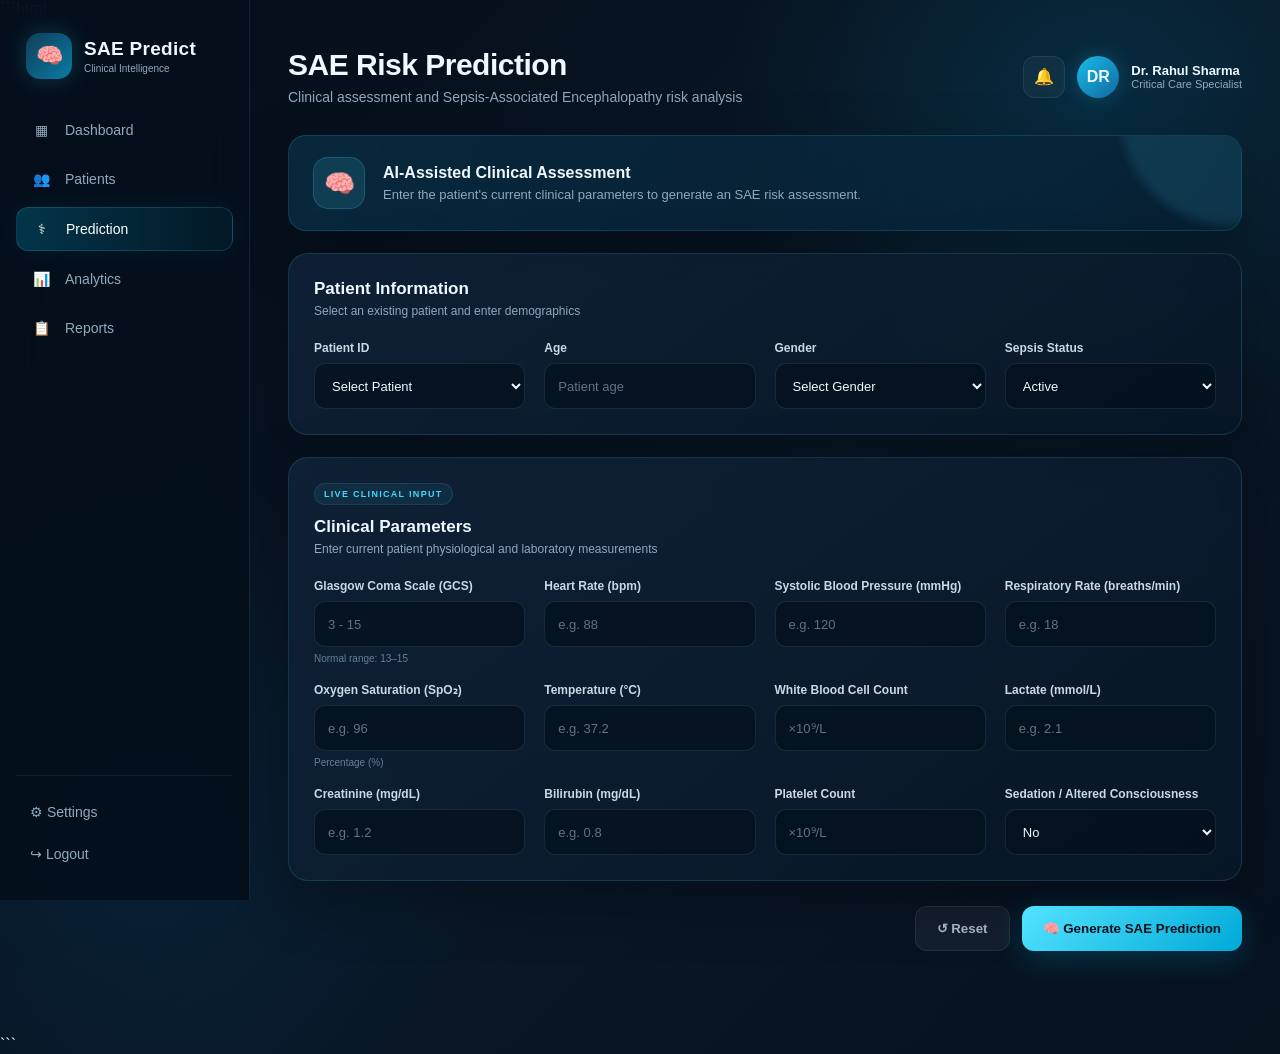
<file: frontend/prediction.html>
```html
<!DOCTYPE html>
<html lang="en">

<head>

<meta charset="UTF-8">
<meta name="viewport" content="width=device-width, initial-scale=1.0">

<title>SAE Prediction | SAE Predict</title>

<style>

*{
    margin:0;
    padding:0;
    box-sizing:border-box;
    font-family:Arial, Helvetica, sans-serif;
}

:root{
    --bg:#07111f;
    --bg2:#0b1728;
    --card:rgba(15,31,52,.78);
    --card2:rgba(18,39,63,.82);
    --border:rgba(83,211,255,.15);
    --cyan:#42d9ff;
    --cyan2:#00a9d8;
    --text:#edf8ff;
    --muted:#8fa8bd;
    --green:#35e0a1;
    --yellow:#ffc857;
    --red:#ff647c;
    --shadow:0 20px 60px rgba(0,0,0,.30);
}

body{
    min-height:100vh;
    color:var(--text);
    background:
        radial-gradient(circle at 85% 10%,rgba(0,201,255,.12),transparent 25%),
        radial-gradient(circle at 10% 80%,rgba(0,150,255,.08),transparent 25%),
        linear-gradient(135deg,#050d18,#091727 55%,#06111e);
}

/* ================= LAYOUT ================= */

.dashboard{
    display:flex;
    min-height:100vh;
}

/* ================= SIDEBAR ================= */

.sidebar{
    width:250px;
    min-height:100vh;
    position:fixed;
    left:0;
    top:0;
    padding:25px 16px;
    background:rgba(5,15,28,.94);
    border-right:1px solid rgba(79,211,255,.12);
    backdrop-filter:blur(20px);
    z-index:20;
}

.logo{
    display:flex;
    align-items:center;
    gap:12px;
    padding:8px 10px 30px;
}

.logo-icon{
    width:46px;
    height:46px;
    display:flex;
    align-items:center;
    justify-content:center;
    border-radius:14px;
    background:linear-gradient(135deg,#123d59,#087ca4);
    box-shadow:0 0 25px rgba(66,217,255,.20);
    font-size:22px;
}

.logo h2{
    font-size:19px;
    letter-spacing:.3px;
}

.logo span{
    color:var(--muted);
    font-size:10px;
    display:block;
    margin-top:3px;
}

.sidebar nav{
    display:flex;
    flex-direction:column;
    gap:7px;
}

.sidebar nav a,
.sidebar-bottom a{
    display:flex;
    align-items:center;
    gap:13px;
    padding:13px 14px;
    border-radius:12px;
    color:#91aabd;
    text-decoration:none;
    font-size:14px;
    transition:.25s;
}

.sidebar nav a span{
    width:22px;
    text-align:center;
}

.sidebar nav a:hover,
.sidebar-bottom a:hover{
    color:white;
    background:rgba(66,217,255,.08);
    transform:translateX(3px);
}

.sidebar nav a.active{
    color:white;
    background:linear-gradient(
        90deg,
        rgba(0,190,235,.22),
        rgba(0,190,235,.06)
    );
    border:1px solid rgba(66,217,255,.18);
    box-shadow:0 0 25px rgba(0,190,235,.07);
}

.sidebar-bottom{
    position:absolute;
    bottom:25px;
    left:16px;
    right:16px;
    padding-top:15px;
    border-top:1px solid rgba(255,255,255,.06);
}

/* ================= MAIN ================= */

.main-content{
    margin-left:250px;
    width:calc(100% - 250px);
    padding:30px 38px 60px;
}

/* ================= TOPBAR ================= */

.topbar{
    display:flex;
    justify-content:space-between;
    align-items:center;
    margin-bottom:30px;
}

.topbar h1{
    font-size:30px;
    letter-spacing:-.5px;
}

.topbar p{
    color:var(--muted);
    margin-top:7px;
    font-size:14px;
}

.doctor-profile{
    display:flex;
    align-items:center;
    gap:12px;
}

.notification{
    width:42px;
    height:42px;
    display:flex;
    align-items:center;
    justify-content:center;
    border-radius:12px;
    background:rgba(255,255,255,.04);
    border:1px solid rgba(255,255,255,.08);
    cursor:pointer;
    transition:.25s;
}

.notification:hover{
    background:rgba(66,217,255,.1);
    transform:translateY(-2px);
}

.avatar{
    width:42px;
    height:42px;
    border-radius:50%;
    display:flex;
    align-items:center;
    justify-content:center;
    background:linear-gradient(135deg,#19bce8,#1169a0);
    font-weight:bold;
    box-shadow:0 0 20px rgba(25,188,232,.25);
}

.doctor-profile strong{
    display:block;
    font-size:13px;
}

.doctor-profile small{
    color:var(--muted);
    font-size:11px;
}

/* ================= INFO BANNER ================= */

.prediction-info{
    position:relative;
    overflow:hidden;
    display:flex;
    align-items:center;
    gap:18px;
    padding:21px 24px;
    margin-bottom:22px;
    border-radius:18px;
    background:
        linear-gradient(
            120deg,
            rgba(11,79,111,.38),
            rgba(7,28,47,.72)
        );
    border:1px solid rgba(66,217,255,.16);
    box-shadow:var(--shadow);
}

.prediction-info:after{
    content:"";
    position:absolute;
    width:220px;
    height:220px;
    right:-100px;
    top:-130px;
    background:rgba(66,217,255,.12);
    border-radius:50%;
    filter:blur(5px);
}

.prediction-info-icon{
    width:52px;
    height:52px;
    flex-shrink:0;
    border-radius:15px;
    display:flex;
    align-items:center;
    justify-content:center;
    background:rgba(66,217,255,.12);
    border:1px solid rgba(66,217,255,.2);
    font-size:25px;
    animation:floatIcon 3s ease-in-out infinite;
}

@keyframes floatIcon{
    0%,100%{transform:translateY(0)}
    50%{transform:translateY(-5px)}
}

.prediction-info h3{
    font-size:16px;
    margin-bottom:5px;
}

.prediction-info p{
    color:var(--muted);
    font-size:13px;
}

/* ================= PANELS ================= */

.panel{
    background:linear-gradient(
        145deg,
        rgba(16,35,58,.82),
        rgba(8,23,39,.88)
    );
    border:1px solid var(--border);
    border-radius:20px;
    padding:25px;
    margin-bottom:22px;
    box-shadow:var(--shadow);
    backdrop-filter:blur(15px);
    animation:fadeUp .55s ease both;
}

@keyframes fadeUp{
    from{
        opacity:0;
        transform:translateY(10px);
    }
    to{
        opacity:1;
        transform:translateY(0);
    }
}

.panel-header{
    display:flex;
    justify-content:space-between;
    align-items:center;
    margin-bottom:23px;
}

.panel-header h3{
    font-size:17px;
}

.panel-header p{
    color:var(--muted);
    font-size:12px;
    margin-top:5px;
}

/* ================= FORM ================= */

.prediction-form-grid{
    display:grid;
    grid-template-columns:repeat(4,1fr);
    gap:19px;
}

.form-field{
    position:relative;
}

.form-field label{
    display:block;
    color:#c8d9e7;
    font-size:12px;
    font-weight:600;
    margin-bottom:8px;
}

.form-field input,
.form-field select{
    width:100%;
    height:46px;
    padding:0 13px;
    border-radius:11px;
    border:1px solid rgba(125,180,210,.14);
    outline:none;
    background:rgba(3,14,26,.62);
    color:#eefaff;
    font-size:13px;
    transition:.25s;
}

.form-field input::placeholder{
    color:#5f7487;
}

.form-field select{
    cursor:pointer;
}

.form-field select option{
    background:#0b1c2d;
    color:white;
}

.form-field input:focus,
.form-field select:focus{
    border-color:var(--cyan);
    box-shadow:
        0 0 0 3px rgba(66,217,255,.08),
        0 0 20px rgba(66,217,255,.08);
    background:rgba(4,22,38,.9);
}

.field-help{
    display:block;
    color:#668094;
    font-size:10px;
    margin-top:6px;
}

/* ================= SECTION BADGE ================= */

.panel:nth-of-type(3):before{
    content:"LIVE CLINICAL INPUT";
    display:inline-block;
    color:var(--cyan);
    font-size:9px;
    font-weight:bold;
    letter-spacing:1.3px;
    padding:5px 9px;
    border-radius:20px;
    background:rgba(66,217,255,.07);
    border:1px solid rgba(66,217,255,.12);
    margin-bottom:12px;
}

/* ================= ACTIONS ================= */

.prediction-actions{
    display:flex;
    justify-content:flex-end;
    gap:12px;
    margin:25px 0;
}

.reset-btn,
.predict-btn{
    border:none;
    border-radius:12px;
    padding:14px 21px;
    font-weight:bold;
    cursor:pointer;
    transition:.25s;
}

.reset-btn{
    color:#a9bac9;
    background:rgba(255,255,255,.05);
    border:1px solid rgba(255,255,255,.08);
}

.reset-btn:hover{
    color:white;
    background:rgba(255,255,255,.09);
}

.predict-btn{
    color:#03121b;
    background:linear-gradient(
        135deg,
        #54e3ff,
        #00a9d8
    );
    box-shadow:
        0 8px 30px rgba(0,183,230,.22);
    position:relative;
    overflow:hidden;
}

.predict-btn:before{
    content:"";
    position:absolute;
    top:0;
    left:-100%;
    width:70%;
    height:100%;
    background:linear-gradient(
        90deg,
        transparent,
        rgba(255,255,255,.3),
        transparent
    );
    transition:.5s;
}

.predict-btn:hover:before{
    left:130%;
}

.predict-btn:hover{
    transform:translateY(-2px);
    box-shadow:
        0 12px 35px rgba(0,183,230,.32);
}

.predict-btn:disabled{
    opacity:.65;
    cursor:not-allowed;
    transform:none;
}

/* ================= LOADING ================= */

#predictionLoading{
    text-align:center;
    padding:22px;
    margin:15px 0;
    border-radius:15px;
    color:var(--cyan);
    background:rgba(66,217,255,.05);
    border:1px solid rgba(66,217,255,.12);
}

#predictionLoading p{
    animation:pulse 1.2s infinite;
}

@keyframes pulse{
    50%{opacity:.45}
}

/* ================= ERROR ================= */

#predictionError{
    margin:15px 0;
}

.error-card{
    display:flex;
    align-items:flex-start;
    gap:12px;
    padding:17px;
    border-radius:14px;
    background:rgba(255,70,95,.08);
    border:1px solid rgba(255,70,95,.2);
    color:#ffb1bd;
}

.error-card strong{
    color:#ff7185;
}

.error-card p{
    font-size:12px;
    margin-top:4px;
}

/* ================= RESULT ================= */

.prediction-result{
    position:relative;
    overflow:hidden;
    margin-top:30px;
    padding:28px;
    border-radius:22px;
    background:
        radial-gradient(
            circle at 90% 0%,
            rgba(66,217,255,.12),
            transparent 35%
        ),
        linear-gradient(
            145deg,
            rgba(13,39,61,.95),
            rgba(5,19,33,.96)
        );
    border:1px solid rgba(66,217,255,.18);
    box-shadow:0 25px 70px rgba(0,0,0,.35);
    animation:resultAppear .55s ease;
}

@keyframes resultAppear{
    from{
        opacity:0;
        transform:scale(.98) translateY(10px);
    }
    to{
        opacity:1;
        transform:scale(1) translateY(0);
    }
}

.result-header{
    display:flex;
    align-items:center;
    justify-content:space-between;
    margin-bottom:25px;
}

.result-label{
    font-size:9px;
    letter-spacing:1.7px;
    color:var(--cyan);
    font-weight:bold;
}

.result-header h2{
    font-size:22px;
    margin-top:5px;
}

.result-icon{
    width:55px;
    height:55px;
    display:flex;
    align-items:center;
    justify-content:center;
    border-radius:17px;
    background:rgba(66,217,255,.08);
    border:1px solid rgba(66,217,255,.14);
    font-size:25px;
}

/* ================= RISK GRID ================= */

.risk-result-grid{
    display:grid;
    grid-template-columns:repeat(3,1fr);
    gap:15px;
}

.risk-result-grid > div{
    padding:22px;
    border-radius:16px;
    background:rgba(255,255,255,.035);
    border:1px solid rgba(255,255,255,.06);
}

.risk-result-grid span{
    display:block;
    color:var(--muted);
    font-size:11px;
    margin-bottom:10px;
}

.risk-result-grid strong{
    display:block;
    font-size:25px;
    color:white;
}

.risk-result-grid small{
    display:block;
    color:#657d91;
    font-size:10px;
    margin-top:7px;
}

/* ================= RISK SCORE ================= */

#riskPercentage{
    color:var(--cyan);
    text-shadow:0 0 20px rgba(66,217,255,.3);
}

/* ================= CLINICAL ALERT ================= */

.clinical-alert{
    margin-top:20px;
    padding:17px 19px;
    border-radius:14px;
    background:rgba(255,200,87,.055);
    border:1px solid rgba(255,200,87,.13);
}

.clinical-alert strong{
    color:#ffd36e;
    font-size:12px;
}

.clinical-alert p{
    color:#9cabb8;
    font-size:11px;
    line-height:1.7;
    margin-top:6px;
}

/* ================= RESPONSIVE ================= */

@media(max-width:1100px){

    .prediction-form-grid{
        grid-template-columns:repeat(2,1fr);
    }

}

@media(max-width:850px){

    .sidebar{
        width:75px;
        padding:20px 10px;
    }

    .logo{
        justify-content:center;
        padding:5px 0 25px;
    }

    .logo > div:last-child,
    .sidebar nav a:not(.active)::after,
    .sidebar-bottom a{
        display:none;
    }

    .sidebar nav a{
        justify-content:center;
        padding:13px;
    }

    .sidebar nav a span{
        margin:0;
    }

    .main-content{
        margin-left:75px;
        width:calc(100% - 75px);
        padding:25px;
    }

    .risk-result-grid{
        grid-template-columns:1fr;
    }

}

@media(max-width:600px){

    .main-content{
        padding:18px;
    }

    .topbar{
        align-items:flex-start;
    }

    .topbar h1{
        font-size:23px;
    }

    .doctor-profile > div:last-child{
        display:none;
    }

    .prediction-info{
        align-items:flex-start;
    }

    .prediction-form-grid{
        grid-template-columns:1fr;
    }

    .panel{
        padding:19px;
    }

    .prediction-actions{
        flex-direction:column-reverse;
    }

    .reset-btn,
    .predict-btn{
        width:100%;
    }

}

</style>

</head>

<body>

<div class="dashboard">

<!-- ================= SIDEBAR ================= -->

<aside class="sidebar">

    <div class="logo">

        <div class="logo-icon">🧠</div>

        <div>
            <h2>SAE Predict</h2>
            <span>Clinical Intelligence</span>
        </div>

    </div>

    <nav>

        <a href="dashboard.html">
            <span>▦</span>
            Dashboard
        </a>

        <a href="patients.html">
            <span>👥</span>
            Patients
        </a>

        <a href="prediction.html" class="active">
            <span>⚕</span>
            Prediction
        </a>

        <a href="analytics.html">
            <span>📊</span>
            Analytics
        </a>

        <a href="reports.html">
            <span>📋</span>
            Reports
        </a>

    </nav>

    <div class="sidebar-bottom">

        <a href="analytics.html">
            ⚙ Settings
        </a>

        <a href="index.html">
            ↪ Logout
        </a>

    </div>

</aside>


<!-- ================= MAIN ================= -->

<main class="main-content">

<header class="topbar">

    <div>

        <h1>SAE Risk Prediction</h1>

        <p>
            Clinical assessment and
            Sepsis-Associated Encephalopathy
            risk analysis
        </p>

    </div>

    <div class="doctor-profile">

        <div class="notification">🔔</div>

        <div class="avatar">DR</div>

        <div>
            <strong>Dr. Rahul Sharma</strong>
            <small>Critical Care Specialist</small>
        </div>

    </div>

</header>


<!-- ================= INFO ================= -->

<section class="prediction-info">

    <div class="prediction-info-icon">
        🧠
    </div>

    <div>

        <h3>AI-Assisted Clinical Assessment</h3>

        <p>
            Enter the patient's current clinical
            parameters to generate an SAE risk assessment.
        </p>

    </div>

</section>


<!-- ================= PATIENT ================= -->

<section class="panel">

    <div class="panel-header">

        <div>

            <h3>Patient Information</h3>

            <p>Select an existing patient and enter demographics</p>

        </div>

    </div>


    <div class="prediction-form-grid">

        <div class="form-field">

            <label>Patient ID</label>

            <select id="patientId">

                <option value="">Select Patient</option>

                <option value="PT-1024">
                    PT-1024 - Ramesh Kumar
                </option>

                <option value="PT-1023">
                    PT-1023 - Sunita Patil
                </option>

                <option value="PT-1022">
                    PT-1022 - Arun Deshmukh
                </option>

                <option value="PT-1021">
                    PT-1021 - Meena Joshi
                </option>

            </select>

        </div>


        <div class="form-field">

            <label>Age</label>

            <input
                type="number"
                id="age"
                min="0"
                placeholder="Patient age">

        </div>


        <div class="form-field">

            <label>Gender</label>

            <select id="gender">

                <option value="">Select Gender</option>
                <option value="Male">Male</option>
                <option value="Female">Female</option>

            </select>

        </div>


        <div class="form-field">

            <label>Sepsis Status</label>

            <select id="sepsisStatus">

                <option value="Active">Active</option>
                <option value="Resolved">Resolved</option>

            </select>

        </div>

    </div>

</section>


<!-- ================= CLINICAL ================= -->

<section class="panel">

    <div class="panel-header">

        <div>

            <h3>Clinical Parameters</h3>

            <p>
                Enter current patient physiological and laboratory measurements
            </p>

        </div>

    </div>


    <div class="prediction-form-grid">

        <div class="form-field">

            <label>Glasgow Coma Scale (GCS)</label>

            <input
                type="number"
                id="gcs"
                min="3"
                max="15"
                placeholder="3 - 15">

            <small class="field-help">
                Normal range: 13–15
            </small>

        </div>


        <div class="form-field">

            <label>Heart Rate (bpm)</label>

            <input
                type="number"
                id="heartRate"
                placeholder="e.g. 88">

        </div>


        <div class="form-field">

            <label>Systolic Blood Pressure (mmHg)</label>

            <input
                type="number"
                id="bloodPressure"
                placeholder="e.g. 120">

        </div>


        <div class="form-field">

            <label>Respiratory Rate (breaths/min)</label>

            <input
                type="number"
                id="respiratoryRate"
                placeholder="e.g. 18">

        </div>


        <div class="form-field">

            <label>Oxygen Saturation (SpO₂)</label>

            <input
                type="number"
                id="oxygen"
                min="0"
                max="100"
                placeholder="e.g. 96">

            <small class="field-help">
                Percentage (%)
            </small>

        </div>


        <div class="form-field">

            <label>Temperature (°C)</label>

            <input
                type="number"
                id="temperature"
                step="0.1"
                placeholder="e.g. 37.2">

        </div>


        <div class="form-field">

            <label>White Blood Cell Count</label>

            <input
                type="number"
                id="wbc"
                step="0.1"
                placeholder="×10⁹/L">

        </div>


        <div class="form-field">

            <label>Lactate (mmol/L)</label>

            <input
                type="number"
                id="lactate"
                step="0.1"
                placeholder="e.g. 2.1">

        </div>


        <div class="form-field">

            <label>Creatinine (mg/dL)</label>

            <input
                type="number"
                id="creatinine"
                step="0.1"
                placeholder="e.g. 1.2">

        </div>


        <div class="form-field">

            <label>Bilirubin (mg/dL)</label>

            <input
                type="number"
                id="bilirubin"
                step="0.1"
                placeholder="e.g. 0.8">

        </div>


        <div class="form-field">

            <label>Platelet Count</label>

            <input
                type="number"
                id="platelets"
                placeholder="×10⁹/L">

        </div>


        <div class="form-field">

            <label>Sedation / Altered Consciousness</label>

            <select id="consciousness">

                <option value="No">No</option>
                <option value="Yes">Yes</option>

            </select>

        </div>

    </div>

</section>


<!-- ================= ACTIONS ================= -->

<div class="prediction-actions">

    <button
        type="button"
        class="reset-btn"
        onclick="resetPredictionForm()">

        ↺ Reset

    </button>

    <button
        type="button"
        class="predict-btn"
        id="predictButton"
        onclick="generatePrediction()">

        🧠 Generate SAE Prediction

    </button>

</div>


<!-- ================= LOADING ================= -->

<div id="predictionLoading" style="display:none;">

    <p>⏳ Running SAE prediction...</p>

</div>


<!-- ================= ERROR ================= -->

<div id="predictionError" style="display:none;"></div>


<!-- ================= RESULT ================= -->

<section
    id="predictionResult"
    class="prediction-result"
    style="display:none;">

    <div class="result-header">

        <div>

            <span class="result-label">
                MODEL PREDICTION RESULT
            </span>

            <h2>SAE Risk Assessment</h2>

        </div>

        <div class="result-icon">
            🧠
        </div>

    </div>


    <div class="risk-result-grid">

        <div class="risk-score">

            <span>Risk Score</span>

            <strong id="riskPercentage">
                --
            </strong>

            <small>
                Application model score
            </small>

        </div>


        <div class="risk-level">

            <span>Risk Classification</span>

            <strong id="riskLevel">
                --
            </strong>

            <small>
                Based on submitted parameters
            </small>

        </div>


        <div class="risk-confidence">

            <span>Model</span>

            <strong id="modelName">
                --
            </strong>

            <small>
                Prediction service
            </small>

        </div>

    </div>


    <div class="clinical-alert">

        <strong>
            ⚠ Clinical Attention
        </strong>

        <p>
            This result is an application-level model output
            for development and demonstration. It is not a
            clinically validated diagnosis and should not
            replace assessment by qualified healthcare professionals.
        </p>

    </div>

</section>

</main>

</div>


<script>

const API_URL = "http://127.0.0.1:5000";


/* ================= GENERATE PREDICTION ================= */

async function generatePrediction(){

    const patientId =
        document.getElementById("patientId").value;

    const age =
        document.getElementById("age").value;

    const gender =
        document.getElementById("gender").value;

    const sepsisStatus =
        document.getElementById("sepsisStatus").value;

    const gcs =
        document.getElementById("gcs").value;

    const heartRate =
        document.getElementById("heartRate").value;

    const bloodPressure =
        document.getElementById("bloodPressure").value;

    const respiratoryRate =
        document.getElementById("respiratoryRate").value;

    const oxygen =
        document.getElementById("oxygen").value;

    const temperature =
        document.getElementById("temperature").value;

    const wbc =
        document.getElementById("wbc").value;

    const lactate =
        document.getElementById("lactate").value;

    const creatinine =
        document.getElementById("creatinine").value;

    const bilirubin =
        document.getElementById("bilirubin").value;

    const platelets =
        document.getElementById("platelets").value;

    const consciousness =
        document.getElementById("consciousness").value;


    /* ================= VALIDATION ================= */

    if(!patientId){
        showError("Please select a patient.");
        return;
    }

    if(!age){
        showError("Please enter patient age.");
        return;
    }

    if(!gender){
        showError("Please select gender.");
        return;
    }

    if(!gcs){
        showError("Please enter GCS.");
        return;
    }

    if(!heartRate){
        showError("Please enter heart rate.");
        return;
    }

    if(!respiratoryRate){
        showError("Please enter respiratory rate.");
        return;
    }

    if(!oxygen){
        showError("Please enter oxygen saturation.");
        return;
    }

    if(!temperature){
        showError("Please enter temperature.");
        return;
    }


    /* ================= DATA ================= */

    const patientData = {

        patient_id:patientId,

        age:Number(age),

        gender:gender,

        sepsis_status:sepsisStatus,

        gcs:Number(gcs),

        heart_rate:Number(heartRate),

        blood_pressure:Number(bloodPressure || 0),

        respiratory_rate:Number(respiratoryRate),

        spo2:Number(oxygen),

        temperature:Number(temperature),

        wbc:Number(wbc || 0),

        lactate:Number(lactate || 0),

        creatinine:Number(creatinine || 0),

        bilirubin:Number(bilirubin || 0),

        platelets:Number(platelets || 0),

        consciousness:consciousness

    };


    const loading =
        document.getElementById("predictionLoading");

    const errorBox =
        document.getElementById("predictionError");

    const resultBox =
        document.getElementById("predictionResult");

    const button =
        document.getElementById("predictButton");


    loading.style.display="block";

    errorBox.style.display="none";

    resultBox.style.display="none";

    button.disabled=true;

    button.innerText="⏳ Generating Prediction...";


    try{

        const response = await fetch(
            `${API_URL}/api/predict`,
            {
                method:"POST",

                headers:{
                    "Content-Type":"application/json"
                },

                body:JSON.stringify(patientData)
            }
        );


        const data =
            await response.json();


        if(!response.ok){

            throw new Error(
                data.message ||
                `Server returned HTTP ${response.status}`
            );

        }


        if(data.status !== "success"){

            throw new Error(
                data.message ||
                "Prediction failed."
            );

        }


        displayPrediction(
            data.prediction
        );

    }

    catch(error){

        console.error(
            "Prediction error:",
            error
        );

        showError(
            "Prediction request failed: " +
            error.message
        );

    }

    finally{

        loading.style.display="none";

        button.disabled=false;

        button.innerText=
            "🧠 Generate SAE Prediction";

    }

}


/* ================= DISPLAY RESULT ================= */

function displayPrediction(prediction){

    const resultBox =
        document.getElementById(
            "predictionResult"
        );

    const riskPercentage =
        document.getElementById(
            "riskPercentage"
        );

    const riskLevel =
        document.getElementById(
            "riskLevel"
        );

    const modelName =
        document.getElementById(
            "modelName"
        );


    riskPercentage.innerText =
        prediction.risk_score + "%";


    riskLevel.innerText =
        prediction.risk_level;


    modelName.innerText =
        prediction.model;


    /* Risk color */

    const level =
        String(prediction.risk_level)
        .toLowerCase();

    if(level.includes("high")){

        riskLevel.style.color =
            "#ff647c";

        riskLevel.style.textShadow =
            "0 0 20px rgba(255,100,124,.3)";

    }

    else if(level.includes("medium")){

        riskLevel.style.color =
            "#ffc857";

        riskLevel.style.textShadow =
            "0 0 20px rgba(255,200,87,.25)";

    }

    else{

        riskLevel.style.color =
            "#35e0a1";

        riskLevel.style.textShadow =
            "0 0 20px rgba(53,224,161,.25)";

    }


    resultBox.style.display="block";


    resultBox.scrollIntoView({
        behavior:"smooth",
        block:"start"
    });

}


/* ================= ERROR ================= */

function showError(message){

    const errorBox =
        document.getElementById(
            "predictionError"
        );


    errorBox.innerHTML = `

        <div class="error-card">

            <div style="font-size:20px;">
                ⚠
            </div>

            <div>

                <strong>
                    Prediction Error
                </strong>

                <p>
                    ${message}
                </p>

            </div>

        </div>

    `;


    errorBox.style.display="block";


    errorBox.scrollIntoView({
        behavior:"smooth"
    });

}


/* ================= RESET ================= */

function resetPredictionForm(){

    document.querySelectorAll(
        ".prediction-form-grid input"
    ).forEach(
        input => input.value=""
    );


    document.querySelectorAll(
        ".prediction-form-grid select"
    ).forEach(
        select => select.selectedIndex=0
    );


    document.getElementById(
        "predictionResult"
    ).style.display="none";


    document.getElementById(
        "predictionError"
    ).style.display="none";


    document.getElementById(
        "predictionLoading"
    ).style.display="none";

}

</script>

</body>

</html>
```
</file>
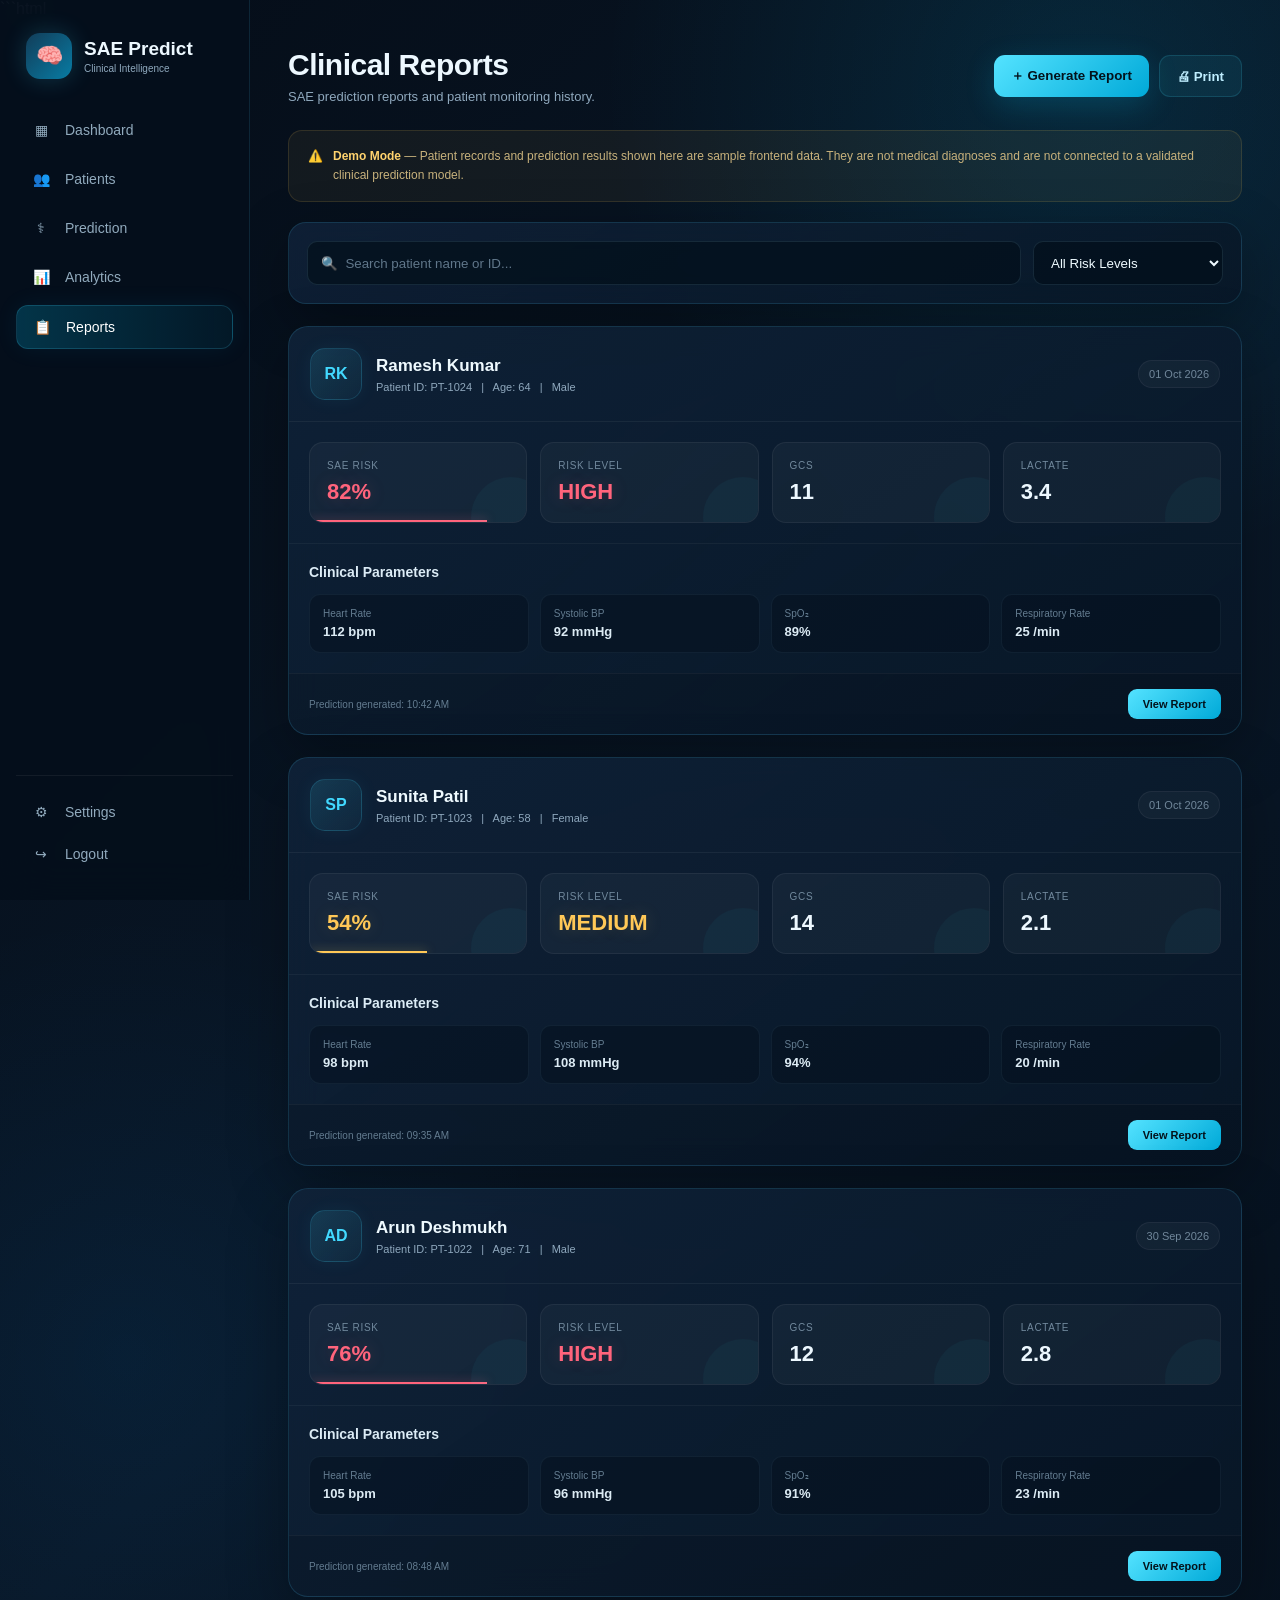
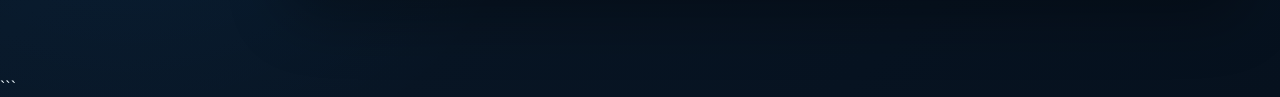
<file: frontend/reports.html>
```html
<!DOCTYPE html>
<html lang="en">

<head>

<meta charset="UTF-8">
<meta name="viewport" content="width=device-width, initial-scale=1.0">

<title>Reports | SAE Predict</title>

<style>

/* =========================================================
   GLOBAL
========================================================= */

*{
    margin:0;
    padding:0;
    box-sizing:border-box;
    font-family:Arial, Helvetica, sans-serif;
}

:root{
    --bg:#07111f;
    --bg2:#0b1728;
    --card:rgba(15,31,52,.82);
    --cyan:#42d9ff;
    --cyan2:#00a9d8;
    --text:#edf8ff;
    --muted:#8fa8bd;
    --green:#35e0a1;
    --yellow:#ffc857;
    --red:#ff647c;
    --border:rgba(83,211,255,.14);
    --shadow:0 20px 60px rgba(0,0,0,.30);
}

body{
    min-height:100vh;
    color:var(--text);

    background:
        radial-gradient(
            circle at 85% 5%,
            rgba(0,201,255,.11),
            transparent 25%
        ),
        radial-gradient(
            circle at 10% 80%,
            rgba(0,150,255,.07),
            transparent 25%
        ),
        linear-gradient(
            135deg,
            #050d18,
            #091727 55%,
            #06111e
        );
}


/* =========================================================
   LAYOUT
========================================================= */

.dashboard{
    min-height:100vh;
}

.sidebar{
    width:250px;
    min-height:100vh;

    position:fixed;
    left:0;
    top:0;

    padding:25px 16px;

    background:rgba(5,15,28,.95);

    border-right:
        1px solid rgba(79,211,255,.12);

    backdrop-filter:blur(20px);

    z-index:100;
}


/* =========================================================
   LOGO
========================================================= */

.logo{
    display:flex;
    align-items:center;
    gap:12px;

    padding:
        8px
        10px
        30px;
}

.logo-icon{
    width:46px;
    height:46px;

    display:flex;
    align-items:center;
    justify-content:center;

    border-radius:14px;

    background:
        linear-gradient(
            135deg,
            #123d59,
            #087ca4
        );

    box-shadow:
        0 0 25px
        rgba(66,217,255,.20);

    font-size:22px;
}

.logo strong{
    display:block;
    font-size:19px;
}

.logo small{
    display:block;
    color:var(--muted);
    font-size:10px;
    margin-top:3px;
}


/* =========================================================
   NAVIGATION
========================================================= */

.sidebar nav{
    display:flex;
    flex-direction:column;
    gap:7px;
}

.sidebar nav a,
.sidebar-bottom a{
    display:flex;
    align-items:center;
    gap:13px;

    padding:13px 14px;

    border-radius:12px;

    color:#91aabd;

    text-decoration:none;

    font-size:14px;

    transition:.25s;
}

.sidebar nav a span,
.sidebar-bottom a span{
    width:22px;
    text-align:center;
}

.sidebar nav a:hover,
.sidebar-bottom a:hover{
    color:white;

    background:
        rgba(66,217,255,.08);

    transform:translateX(3px);
}

.sidebar nav a.active{
    color:white;

    background:
        linear-gradient(
            90deg,
            rgba(0,190,235,.22),
            rgba(0,190,235,.06)
        );

    border:
        1px solid
        rgba(66,217,255,.18);

    box-shadow:
        0 0 25px
        rgba(0,190,235,.07);
}

.sidebar-bottom{
    position:absolute;

    left:16px;
    right:16px;
    bottom:25px;

    padding-top:15px;

    border-top:
        1px solid
        rgba(255,255,255,.06);
}


/* =========================================================
   MAIN
========================================================= */

.main-content{
    margin-left:250px;

    width:
        calc(100% - 250px);

    padding:
        30px
        38px
        60px;
}

.reports-page{
    max-width:1500px;
    margin:auto;
}


/* =========================================================
   HEADER
========================================================= */

.page-heading{
    display:flex;

    justify-content:space-between;
    align-items:center;

    margin-bottom:26px;
}

.page-heading h1{
    color:var(--text);

    font-size:30px;

    letter-spacing:-.5px;
}

.page-heading p{
    color:var(--muted);

    margin-top:7px;

    font-size:13px;
}


/* =========================================================
   HEADER ACTIONS
========================================================= */

.report-actions{
    display:flex;
    gap:10px;
}

.report-btn{
    border:none;

    padding:
        12px
        17px;

    border-radius:11px;

    cursor:pointer;

    font-weight:bold;

    transition:.25s;
}

.generate-btn{
    color:#03121b;

    background:
        linear-gradient(
            135deg,
            #54e3ff,
            #00a9d8
        );

    box-shadow:
        0 8px 30px
        rgba(0,183,230,.20);
}

.print-btn{
    color:#bfeeff;

    background:
        rgba(66,217,255,.07);

    border:
        1px solid
        rgba(66,217,255,.15);
}

.report-btn:hover{
    transform:translateY(-2px);
}

.generate-btn:hover{
    box-shadow:
        0 12px 35px
        rgba(0,183,230,.32);
}

.print-btn:hover{
    background:
        rgba(66,217,255,.12);
}


/* =========================================================
   DEMO NOTICE
========================================================= */

.demo-notice{
    display:flex;
    align-items:flex-start;
    gap:10px;

    padding:16px 19px;

    margin-bottom:20px;

    border-radius:14px;

    background:
        rgba(255,200,87,.055);

    border:
        1px solid
        rgba(255,200,87,.13);

    color:#c8b27c;

    font-size:12px;

    line-height:1.6;
}

.demo-notice strong{
    color:#ffd36e;
}


/* =========================================================
   FILTER
========================================================= */

.filter-panel{
    display:flex;
    gap:12px;

    flex-wrap:wrap;

    padding:18px;

    margin-bottom:22px;

    border-radius:18px;

    background:
        linear-gradient(
            145deg,
            rgba(16,35,58,.82),
            rgba(8,23,39,.88)
        );

    border:
        1px solid
        var(--border);

    box-shadow:var(--shadow);

    backdrop-filter:blur(15px);
}

.search-box{
    flex:1;
    min-width:250px;
    position:relative;
}

.search-box input,
.filter-panel select{
    width:100%;

    height:44px;

    padding:
        0
        13px;

    color:#eefaff;

    background:
        rgba(3,14,26,.65);

    border:
        1px solid
        rgba(125,180,210,.14);

    border-radius:10px;

    outline:none;

    transition:.25s;
}

.filter-panel select{
    width:190px;
}

.search-box input::placeholder{
    color:#60778a;
}

.search-box input:focus,
.filter-panel select:focus{
    border-color:var(--cyan);

    box-shadow:
        0 0 0 3px
        rgba(66,217,255,.07);
}

.filter-panel select option{
    background:#0b1c2d;
    color:white;
}


/* =========================================================
   REPORT CARD
========================================================= */

.report-card{
    overflow:hidden;

    margin-bottom:22px;

    border-radius:20px;

    background:
        linear-gradient(
            145deg,
            rgba(16,35,58,.86),
            rgba(8,23,39,.92)
        );

    border:
        1px solid
        var(--border);

    box-shadow:var(--shadow);

    backdrop-filter:blur(15px);

    transition:
        transform .3s,
        border-color .3s,
        box-shadow .3s;

    animation:
        reportAppear .55s ease both;
}

.report-card:hover{
    transform:translateY(-3px);

    border-color:
        rgba(66,217,255,.25);

    box-shadow:
        0 25px 70px
        rgba(0,0,0,.38);
}

@keyframes reportAppear{

    from{
        opacity:0;
        transform:translateY(12px);
    }

    to{
        opacity:1;
        transform:translateY(0);
    }

}


/* =========================================================
   REPORT HEADER
========================================================= */

.report-header{
    display:flex;

    justify-content:space-between;
    align-items:center;

    padding:21px;

    border-bottom:
        1px solid
        rgba(255,255,255,.055);
}

.patient-info{
    display:flex;
    align-items:center;
    gap:14px;
}

.patient-avatar{
    width:52px;
    height:52px;

    display:flex;
    align-items:center;
    justify-content:center;

    border-radius:15px;

    color:var(--cyan);

    background:
        linear-gradient(
            135deg,
            rgba(66,217,255,.14),
            rgba(66,217,255,.04)
        );

    border:
        1px solid
        rgba(66,217,255,.16);

    font-size:16px;
    font-weight:bold;

    box-shadow:
        0 0 20px
        rgba(66,217,255,.06);
}

.patient-info h2{
    color:#effaff;

    font-size:17px;

    margin:0;
}

.patient-info p{
    color:var(--muted);

    margin-top:5px;

    font-size:11px;
}

.report-date{
    color:#70879a;

    font-size:11px;

    padding:
        7px
        10px;

    border-radius:20px;

    background:
        rgba(255,255,255,.035);

    border:
        1px solid
        rgba(255,255,255,.05);
}


/* =========================================================
   SUMMARY
========================================================= */

.report-summary{
    display:grid;

    grid-template-columns:
        repeat(4,1fr);

    gap:13px;

    padding:20px;
}

.summary-box{
    position:relative;

    overflow:hidden;

    padding:17px;

    border-radius:14px;

    background:
        rgba(255,255,255,.035);

    border:
        1px solid
        rgba(255,255,255,.055);
}

.summary-box:after{
    content:"";

    position:absolute;

    right:-25px;
    bottom:-35px;

    width:80px;
    height:80px;

    border-radius:50%;

    background:
        rgba(66,217,255,.04);
}

.summary-box span{
    display:block;

    color:#71899d;

    font-size:10px;

    margin-bottom:8px;

    text-transform:uppercase;

    letter-spacing:.7px;
}

.summary-box strong{
    font-size:22px;

    color:#edf8ff;
}

.risk-high{
    color:var(--red)!important;

    text-shadow:
        0 0 18px
        rgba(255,100,124,.22);
}

.risk-medium{
    color:var(--yellow)!important;

    text-shadow:
        0 0 18px
        rgba(255,200,87,.18);
}

.risk-low{
    color:var(--green)!important;

    text-shadow:
        0 0 18px
        rgba(53,224,161,.18);
}


/* =========================================================
   RISK BAR
========================================================= */

.report-card[data-risk="high"]
.summary-box:first-child:before{

    content:"";

    position:absolute;

    left:0;
    bottom:0;

    height:2px;
    width:82%;

    background:var(--red);

    box-shadow:
        0 0 10px
        rgba(255,100,124,.5);
}

.report-card[data-risk="medium"]
.summary-box:first-child:before{

    content:"";

    position:absolute;

    left:0;
    bottom:0;

    height:2px;
    width:54%;

    background:var(--yellow);

    box-shadow:
        0 0 10px
        rgba(255,200,87,.5);
}


/* =========================================================
   REPORT BODY
========================================================= */

.report-body{
    padding:20px;

    border-top:
        1px solid
        rgba(255,255,255,.045);
}

.report-body h3{
    color:#dcecf6;

    font-size:14px;

    margin-bottom:14px;
}

.clinical-grid{
    display:grid;

    grid-template-columns:
        repeat(4,1fr);

    gap:11px;
}

.clinical-item{
    padding:13px;

    border-radius:11px;

    background:
        rgba(3,14,26,.40);

    border:
        1px solid
        rgba(125,180,210,.08);

    transition:.25s;
}

.clinical-item:hover{
    border-color:
        rgba(66,217,255,.18);

    background:
        rgba(66,217,255,.035);
}

.clinical-item span{
    display:block;

    color:#647d91;

    font-size:10px;
}

.clinical-item strong{
    display:block;

    margin-top:5px;

    color:#dcebf4;

    font-size:13px;
}


/* =========================================================
   FOOTER
========================================================= */

.report-footer{
    display:flex;

    justify-content:space-between;
    align-items:center;

    padding:
        15px
        20px;

    background:
        rgba(0,0,0,.12);

    border-top:
        1px solid
        rgba(255,255,255,.045);
}

.model-info{
    color:#637c90;

    font-size:10px;
}

.view-report{
    border:none;

    color:#03121b;

    background:
        linear-gradient(
            135deg,
            #54e3ff,
            #00a9d8
        );

    padding:
        9px
        15px;

    border-radius:9px;

    cursor:pointer;

    font-size:11px;

    font-weight:bold;

    transition:.25s;
}

.view-report:hover{
    transform:translateY(-2px);

    box-shadow:
        0 7px 20px
        rgba(0,183,230,.22);
}


/* =========================================================
   EMPTY RESULT
========================================================= */

.no-results{
    display:none;

    padding:45px 20px;

    text-align:center;

    border-radius:18px;

    color:var(--muted);

    background:
        rgba(255,255,255,.025);

    border:
        1px dashed
        rgba(255,255,255,.09);
}

.no-results-icon{
    font-size:30px;
    margin-bottom:10px;
}

.no-results strong{
    display:block;
    color:#dcebf4;
    margin-bottom:5px;
}


/* =========================================================
   MODAL
========================================================= */

.report-modal{
    position:fixed;

    inset:0;

    display:none;

    align-items:center;
    justify-content:center;

    padding:20px;

    background:
        rgba(1,7,14,.75);

    backdrop-filter:blur(8px);

    z-index:500;
}

.modal-content{
    width:100%;
    max-width:520px;

    padding:25px;

    border-radius:20px;

    background:
        linear-gradient(
            145deg,
            #10263d,
            #071522
        );

    border:
        1px solid
        rgba(66,217,255,.18);

    box-shadow:
        0 30px 90px
        rgba(0,0,0,.5);

    animation:
        modalIn .3s ease;
}

@keyframes modalIn{

    from{
        opacity:0;
        transform:scale(.95);
    }

    to{
        opacity:1;
        transform:scale(1);
    }

}

.modal-header{
    display:flex;
    justify-content:space-between;
    align-items:center;

    margin-bottom:18px;
}

.modal-header h2{
    font-size:19px;
}

.close-modal{
    border:none;

    width:34px;
    height:34px;

    border-radius:9px;

    color:#9eb5c7;

    background:
        rgba(255,255,255,.05);

    cursor:pointer;
}

.modal-body{
    color:#9db1c0;

    font-size:13px;

    line-height:1.7;
}

.modal-patient{
    color:var(--cyan);

    font-weight:bold;
}


/* =========================================================
   RESPONSIVE
========================================================= */

@media(max-width:1100px){

    .report-summary{
        grid-template-columns:
            repeat(2,1fr);
    }

    .clinical-grid{
        grid-template-columns:
            repeat(2,1fr);
    }

}

@media(max-width:850px){

    .sidebar{
        width:75px;
        padding:20px 10px;
    }

    .logo{
        justify-content:center;
        padding:
            5px
            0
            25px;
    }

    .logo > div:last-child{
        display:none;
    }

    .sidebar nav a{
        justify-content:center;
        padding:13px;
    }

    .sidebar nav a{
        font-size:0;
    }

    .sidebar nav a span{
        font-size:16px;
        margin:0;
    }

    .sidebar-bottom a{
        justify-content:center;
        font-size:0;
    }

    .sidebar-bottom a span{
        font-size:16px;
    }

    .main-content{
        margin-left:75px;

        width:
            calc(100% - 75px);

        padding:25px;
    }

}

@media(max-width:650px){

    .main-content{
        padding:18px;
    }

    .page-heading{
        flex-direction:column;

        align-items:flex-start;

        gap:15px;
    }

    .page-heading h1{
        font-size:24px;
    }

    .report-actions{
        width:100%;
    }

    .report-btn{
        flex:1;
    }

    .report-header{
        align-items:flex-start;
        gap:12px;
    }

    .report-date{
        white-space:nowrap;
    }

    .report-summary{
        grid-template-columns:1fr;
    }

    .clinical-grid{
        grid-template-columns:1fr;
    }

    .filter-panel{
        flex-direction:column;
    }

    .filter-panel select{
        width:100%;
    }

    .report-footer{
        gap:12px;
    }

}


/* =========================================================
   PRINT
========================================================= */

@media print{

    body{
        background:white;
        color:#111;
    }

    .sidebar,
    .report-actions,
    .filter-panel,
    .demo-notice,
    .view-report{
        display:none!important;
    }

    .main-content{
        margin:0;
        width:100%;
        padding:0;
    }

    .report-card{
        color:#111;
        background:white;
        border:1px solid #ddd;
        box-shadow:none;
        page-break-inside:avoid;
    }

    .report-card:hover{
        transform:none;
    }

    .patient-info h2,
    .summary-box strong,
    .clinical-item strong{
        color:#111;
    }

    .report-footer{
        background:#f5f5f5;
    }

}

</style>

</head>


<body>


<div class="dashboard">


<!-- =====================================================
     SIDEBAR
===================================================== -->

<aside class="sidebar">

    <div class="logo">

        <div class="logo-icon">
            🧠
        </div>

        <div>

            <strong>
                SAE Predict
            </strong>

            <small>
                Clinical Intelligence
            </small>

        </div>

    </div>


    <nav>

        <a href="dashboard.html">

            <span>▦</span>

            Dashboard

        </a>


        <a href="patients.html">

            <span>👥</span>

            Patients

        </a>


        <a href="prediction.html">

            <span>⚕</span>

            Prediction

        </a>


        <a href="analytics.html">

            <span>📊</span>

            Analytics

        </a>


        <a
            href="reports.html"
            class="active">

            <span>📋</span>

            Reports

        </a>

    </nav>


    <div class="sidebar-bottom">

        <a href="analytics.html">

            <span>⚙</span>

            Settings

        </a>


        <a href="index.html">

            <span>↪</span>

            Logout

        </a>

    </div>

</aside>



<!-- =====================================================
     MAIN
===================================================== -->

<main class="main-content">

<div class="reports-page">


<!-- =====================================================
     HEADER
===================================================== -->

<div class="page-heading">

    <div>

        <h1>
            Clinical Reports
        </h1>

        <p>
            SAE prediction reports and patient monitoring history.
        </p>

    </div>


    <div class="report-actions">

        <button
            class="report-btn generate-btn"
            onclick="generateReport()">

            ＋ Generate Report

        </button>


        <button
            class="report-btn print-btn"
            onclick="printReports()">

            🖨 Print

        </button>

    </div>

</div>



<!-- =====================================================
     NOTICE
===================================================== -->

<div class="demo-notice">

    <span>⚠️</span>

    <div>

        <strong>Demo Mode</strong>

        — Patient records and prediction results shown here
        are sample frontend data. They are not medical diagnoses
        and are not connected to a validated clinical prediction model.

    </div>

</div>



<!-- =====================================================
     FILTER
===================================================== -->

<div class="filter-panel">

    <div class="search-box">

        <input
            type="text"
            id="searchReport"
            placeholder="🔍  Search patient name or ID..."
            onkeyup="filterReports()">

    </div>


    <select
        id="riskFilter"
        onchange="filterReports()">

        <option value="all">
            All Risk Levels
        </option>

        <option value="high">
            High Risk
        </option>

        <option value="medium">
            Medium Risk
        </option>

        <option value="low">
            Low Risk
        </option>

    </select>

</div>



<!-- =====================================================
     NO RESULTS
===================================================== -->

<div
    id="noResults"
    class="no-results">

    <div class="no-results-icon">
        🔎
    </div>

    <strong>
        No reports found
    </strong>

    <span>
        Try changing your search or risk filter.
    </span>

</div>



<!-- =====================================================
     REPORT 1
===================================================== -->

<div
    class="report-card"
    data-risk="high">

    <div class="report-header">

        <div class="patient-info">

            <div class="patient-avatar">
                RK
            </div>

            <div>

                <h2>
                    Ramesh Kumar
                </h2>

                <p>
                    Patient ID: PT-1024
                    &nbsp; | &nbsp;
                    Age: 64
                    &nbsp; | &nbsp;
                    Male
                </p>

            </div>

        </div>


        <div class="report-date">
            01 Oct 2026
        </div>

    </div>


    <div class="report-summary">

        <div class="summary-box">

            <span>
                SAE Risk
            </span>

            <strong class="risk-high">
                82%
            </strong>

        </div>


        <div class="summary-box">

            <span>
                Risk Level
            </span>

            <strong class="risk-high">
                HIGH
            </strong>

        </div>


        <div class="summary-box">

            <span>
                GCS
            </span>

            <strong>
                11
            </strong>

        </div>


        <div class="summary-box">

            <span>
                Lactate
            </span>

            <strong>
                3.4
            </strong>

        </div>

    </div>


    <div class="report-body">

        <h3>
            Clinical Parameters
        </h3>


        <div class="clinical-grid">

            <div class="clinical-item">

                <span>
                    Heart Rate
                </span>

                <strong>
                    112 bpm
                </strong>

            </div>


            <div class="clinical-item">

                <span>
                    Systolic BP
                </span>

                <strong>
                    92 mmHg
                </strong>

            </div>


            <div class="clinical-item">

                <span>
                    SpO₂
                </span>

                <strong>
                    89%
                </strong>

            </div>


            <div class="clinical-item">

                <span>
                    Respiratory Rate
                </span>

                <strong>
                    25 /min
                </strong>

            </div>

        </div>

    </div>


    <div class="report-footer">

        <div class="model-info">
            Prediction generated: 10:42 AM
        </div>

        <button
            class="view-report"
            onclick="viewReport('PT-1024')">

            View Report

        </button>

    </div>

</div>



<!-- =====================================================
     REPORT 2
===================================================== -->

<div
    class="report-card"
    data-risk="medium">

    <div class="report-header">

        <div class="patient-info">

            <div class="patient-avatar">
                SP
            </div>

            <div>

                <h2>
                    Sunita Patil
                </h2>

                <p>
                    Patient ID: PT-1023
                    &nbsp; | &nbsp;
                    Age: 58
                    &nbsp; | &nbsp;
                    Female
                </p>

            </div>

        </div>


        <div class="report-date">
            01 Oct 2026
        </div>

    </div>


    <div class="report-summary">

        <div class="summary-box">

            <span>
                SAE Risk
            </span>

            <strong class="risk-medium">
                54%
            </strong>

        </div>


        <div class="summary-box">

            <span>
                Risk Level
            </span>

            <strong class="risk-medium">
                MEDIUM
            </strong>

        </div>


        <div class="summary-box">

            <span>
                GCS
            </span>

            <strong>
                14
            </strong>

        </div>


        <div class="summary-box">

            <span>
                Lactate
            </span>

            <strong>
                2.1
            </strong>

        </div>

    </div>


    <div class="report-body">

        <h3>
            Clinical Parameters
        </h3>


        <div class="clinical-grid">

            <div class="clinical-item">

                <span>
                    Heart Rate
                </span>

                <strong>
                    98 bpm
                </strong>

            </div>


            <div class="clinical-item">

                <span>
                    Systolic BP
                </span>

                <strong>
                    108 mmHg
                </strong>

            </div>


            <div class="clinical-item">

                <span>
                    SpO₂
                </span>

                <strong>
                    94%
                </strong>

            </div>


            <div class="clinical-item">

                <span>
                    Respiratory Rate
                </span>

                <strong>
                    20 /min
                </strong>

            </div>

        </div>

    </div>


    <div class="report-footer">

        <div class="model-info">
            Prediction generated: 09:35 AM
        </div>

        <button
            class="view-report"
            onclick="viewReport('PT-1023')">

            View Report

        </button>

    </div>

</div>



<!-- =====================================================
     REPORT 3
===================================================== -->

<div
    class="report-card"
    data-risk="high">

    <div class="report-header">

        <div class="patient-info">

            <div class="patient-avatar">
                AD
            </div>

            <div>

                <h2>
                    Arun Deshmukh
                </h2>

                <p>
                    Patient ID: PT-1022
                    &nbsp; | &nbsp;
                    Age: 71
                    &nbsp; | &nbsp;
                    Male
                </p>

            </div>

        </div>


        <div class="report-date">
            30 Sep 2026
        </div>

    </div>


    <div class="report-summary">

        <div class="summary-box">

            <span>
                SAE Risk
            </span>

            <strong class="risk-high">
                76%
            </strong>

        </div>


        <div class="summary-box">

            <span>
                Risk Level
            </span>

            <strong class="risk-high">
                HIGH
            </strong>

        </div>


        <div class="summary-box">

            <span>
                GCS
            </span>

            <strong>
                12
            </strong>

        </div>


        <div class="summary-box">

            <span>
                Lactate
            </span>

            <strong>
                2.8
            </strong>

        </div>

    </div>


    <div class="report-body">

        <h3>
            Clinical Parameters
        </h3>


        <div class="clinical-grid">

            <div class="clinical-item">

                <span>
                    Heart Rate
                </span>

                <strong>
                    105 bpm
                </strong>

            </div>


            <div class="clinical-item">

                <span>
                    Systolic BP
                </span>

                <strong>
                    96 mmHg
                </strong>

            </div>


            <div class="clinical-item">

                <span>
                    SpO₂
                </span>

                <strong>
                    91%
                </strong>

            </div>


            <div class="clinical-item">

                <span>
                    Respiratory Rate
                </span>

                <strong>
                    23 /min
                </strong>

            </div>

        </div>

    </div>


    <div class="report-footer">

        <div class="model-info">
            Prediction generated: 08:48 AM
        </div>

        <button
            class="view-report"
            onclick="viewReport('PT-1022')">

            View Report

        </button>

    </div>

</div>


</div>

</main>

</div>



<!-- =====================================================
     MODAL
===================================================== -->

<div
    id="reportModal"
    class="report-modal"
    onclick="closeModalOutside(event)">

    <div class="modal-content">

        <div class="modal-header">

            <h2>
                Clinical Report
            </h2>

            <button
                class="close-modal"
                onclick="closeReportModal()">

                ✕

            </button>

        </div>


        <div class="modal-body">

            <p>
                Patient:
                <span
                    id="modalPatient"
                    class="modal-patient">
                </span>
            </p>

            <br>

            <p>
                Detailed report generation and
                backend-connected report history
                will be implemented in the next stage.
            </p>

            <br>

            <p>
                <strong style="color:#ffc857;">
                    Demo Notice:
                </strong>

                This page is currently using
                demonstration data and should not
                be interpreted as a clinical diagnosis.
            </p>

        </div>

    </div>

</div>



<script>


/* =========================================================
   FILTER
========================================================= */

function filterReports(){

    const search =
        document
        .getElementById("searchReport")
        .value
        .toLowerCase()
        .trim();


    const risk =
        document
        .getElementById("riskFilter")
        .value;


    const reports =
        document
        .querySelectorAll(".report-card");


    let visibleCount = 0;


    reports.forEach(function(report){

        const text =
            report.innerText
            .toLowerCase();


        const reportRisk =
            report.getAttribute(
                "data-risk"
            );


        const searchMatch =
            text.includes(search);


        const riskMatch =
            risk === "all" ||
            reportRisk === risk;


        if(
            searchMatch &&
            riskMatch
        ){

            report.style.display = "";

            visibleCount++;

        }

        else{

            report.style.display =
                "none";

        }

    });


    const noResults =
        document.getElementById(
            "noResults"
        );


    if(visibleCount === 0){

        noResults.style.display =
            "block";

    }

    else{

        noResults.style.display =
            "none";

    }

}


/* =========================================================
   VIEW REPORT
========================================================= */

function viewReport(patientId){

    document.getElementById(
        "modalPatient"
    ).innerText = patientId;


    document.getElementById(
        "reportModal"
    ).style.display = "flex";

}


/* =========================================================
   CLOSE MODAL
========================================================= */

function closeReportModal(){

    document.getElementById(
        "reportModal"
    ).style.display = "none";

}


function closeModalOutside(event){

    if(
        event.target.id ===
        "reportModal"
    ){

        closeReportModal();

    }

}


/* =========================================================
   GENERATE REPORT
========================================================= */

function generateReport(){

    alert(
        "Report generation started.\n\n" +
        "In the next backend stage, this button " +
        "will generate a real PDF report."
    );

}


/* =========================================================
   PRINT
========================================================= */

function printReports(){

    window.print();

}


/* =========================================================
   ESCAPE KEY
========================================================= */

document.addEventListener(
    "keydown",
    function(event){

        if(event.key === "Escape"){

            closeReportModal();

        }

    }
);

</script>


</body>

</html>
```
</file>
<file: frontend/css/style.css>
* {
    margin: 0;
    padding: 0;
    box-sizing: border-box;
}

body {
    font-family: "Segoe UI", Arial, sans-serif;
    background: #07111f;
    color: #ffffff;
}


/* ==============================
   LOGIN PAGE
================================ */

.login-page {
    min-height: 100vh;

    display: flex;
    flex-direction: column;

    justify-content: center;
    align-items: center;

    padding: 30px;

    background:
        radial-gradient(
            circle at top left,
            #123b59,
            transparent 35%
        ),
        radial-gradient(
            circle at bottom right,
            #092f42,
            transparent 35%
        ),
        #07111f;
}


.login-card {

    width: 950px;
    max-width: 100%;

    display: grid;

    grid-template-columns: 1fr 1fr;

    background: rgba(15, 29, 46, 0.96);

    border: 1px solid rgba(255,255,255,0.08);

    border-radius: 24px;

    overflow: hidden;

    box-shadow:
        0 30px 80px rgba(0,0,0,0.45);
}


/* ==============================
   BRAND
================================ */

.brand-section {

    padding: 65px 50px;

    display: flex;

    flex-direction: column;

    justify-content: center;

    background:
        linear-gradient(
            145deg,
            #0d314b,
            #0a1d31
        );

    position: relative;
}


.brand-icon {

    width: 75px;
    height: 75px;

    border-radius: 20px;

    display: flex;
    align-items: center;
    justify-content: center;

    background: rgba(48, 197, 204, 0.15);

    border: 1px solid rgba(48,197,204,0.35);

    color: #38d5d8;

    font-size: 32px;

    margin-bottom: 25px;
}


.brand-section h1 {

    font-size: 42px;

    font-weight: 700;

    letter-spacing: -1px;
}


.brand-section h1 span {

    color: #3bd5d8;
}


.brand-section p {

    margin-top: 15px;

    color: #a9bacb;

    font-size: 16px;

    line-height: 1.7;

    max-width: 330px;
}


/* ==============================
   LOGIN FORM
================================ */

.login-form {

    padding: 55px 50px;

    background: #0d1b2a;
}


.login-form h2 {

    font-size: 27px;

    margin-bottom: 8px;
}


.login-subtitle {

    color: #8194a7;

    font-size: 14px;

    margin-bottom: 30px;
}


.input-group-custom {

    margin-bottom: 20px;
}


.input-group-custom label {

    display: block;

    font-size: 13px;

    color: #b8c7d6;

    margin-bottom: 8px;
}


.input-wrapper {

    position: relative;
}


.input-wrapper i {

    position: absolute;

    left: 15px;

    top: 50%;

    transform: translateY(-50%);

    color: #61788d;
}


.input-wrapper input {

    width: 100%;

    height: 48px;

    padding: 0 15px 0 45px;

    background: #081522;

    border: 1px solid #24384c;

    border-radius: 10px;

    color: white;

    outline: none;

    transition: 0.2s;
}


.input-wrapper input:focus {

    border-color: #35cbd0;

    box-shadow:
        0 0 0 3px rgba(53,203,208,0.08);
}


.login-options {

    display: flex;

    justify-content: space-between;

    align-items: center;

    margin: 15px 0 25px;

    font-size: 12px;

    color: #879aaa;
}


.login-options a {

    color: #35cbd0;

    text-decoration: none;
}


.login-btn {

    width: 100%;

    height: 50px;

    border: none;

    border-radius: 10px;

    background: linear-gradient(
        90deg,
        #18aeb7,
        #39d2d5
    );

    color: #06121c;

    font-size: 15px;

    font-weight: 700;

    cursor: pointer;

    transition: 0.2s;
}


.login-btn:hover {

    transform: translateY(-1px);

    box-shadow:
        0 8px 25px rgba(39,204,210,0.2);
}


.demo-info {

    margin-top: 25px;

    padding: 12px;

    border-radius: 8px;

    background: rgba(255,255,255,0.03);

    color: #718699;

    font-size: 11px;

    text-align: center;
}


.demo-info i {

    color: #35cbd0;

    margin-right: 5px;
}


/* ==============================
   FOOTER
================================ */

.login-footer {

    width: 950px;

    max-width: 100%;

    margin-top: 18px;

    display: flex;

    justify-content: space-between;

    color: #536779;

    font-size: 11px;
}


.login-footer i {

    color: #2bc3c9;
}


/* ==============================
   RESPONSIVE
================================ */

@media(max-width: 750px) {

    .login-card {

        grid-template-columns: 1fr;
    }

    .brand-section {

        padding: 35px;
    }

    .login-form {

        padding: 35px;
    }

    .login-footer {

        padding: 0 10px;

        gap: 10px;

        flex-wrap: wrap;
    }
}
* {
    margin: 0;
    padding: 0;
    box-sizing: border-box;
}

body {
    font-family: Arial, Helvetica, sans-serif;
    background: #f5f7fb;
    color: #1e293b;
}

.dashboard {
    display: flex;
    min-height: 100vh;
}


/* SIDEBAR */

.sidebar {
    width: 250px;
    background: #0f172a;
    color: white;
    padding: 25px 18px;
    display: flex;
    flex-direction: column;
    position: fixed;
    height: 100vh;
}

.logo {
    display: flex;
    align-items: center;
    gap: 12px;
    margin-bottom: 45px;
}

.logo-icon {
    width: 42px;
    height: 42px;
    border-radius: 10px;
    background: #2563eb;
    display: flex;
    align-items: center;
    justify-content: center;
    font-size: 21px;
}

.logo h2 {
    font-size: 18px;
}

.logo span {
    font-size: 11px;
    color: #94a3b8;
}

.sidebar nav {
    display: flex;
    flex-direction: column;
    gap: 8px;
}

.sidebar a {
    text-decoration: none;
    color: #94a3b8;
    padding: 13px 15px;
    border-radius: 9px;
    display: flex;
    gap: 13px;
    align-items: center;
    font-size: 14px;
}

.sidebar a:hover,
.sidebar a.active {
    background: #1d4ed8;
    color: white;
}

.sidebar-bottom {
    margin-top: auto;
    border-top: 1px solid #263449;
    padding-top: 15px;
}


/* MAIN */

.main-content {
    margin-left: 250px;
    width: calc(100% - 250px);
    padding: 28px 35px;
}


/* TOPBAR */

.topbar {
    display: flex;
    justify-content: space-between;
    align-items: center;
    margin-bottom: 25px;
}

.topbar h1 {
    font-size: 27px;
}

.topbar p {
    color: #64748b;
    margin-top: 5px;
    font-size: 14px;
}

.doctor-profile {
    display: flex;
    align-items: center;
    gap: 12px;
}

.doctor-profile small {
    display: block;
    color: #64748b;
    margin-top: 4px;
}

.notification {
    font-size: 19px;
    margin-right: 10px;
}

.avatar {
    width: 42px;
    height: 42px;
    background: #dbeafe;
    color: #1d4ed8;
    border-radius: 50%;
    display: flex;
    align-items: center;
    justify-content: center;
    font-weight: bold;
}


/* WELCOME */

.welcome-card {
    background: linear-gradient(120deg, #1d4ed8, #2563eb);
    color: white;
    padding: 28px 32px;
    border-radius: 16px;
    display: flex;
    justify-content: space-between;
    align-items: center;
    margin-bottom: 25px;
}

.welcome-label {
    font-size: 11px;
    letter-spacing: 1px;
    opacity: .8;
}

.welcome-card h2 {
    font-size: 26px;
    margin: 8px 0;
}

.welcome-card p {
    opacity: .9;
    font-size: 14px;
}

.brain-icon {
    font-size: 65px;
    opacity: .9;
}


/* STAT CARDS */

.stats-grid {
    display: grid;
    grid-template-columns: repeat(4, 1fr);
    gap: 18px;
    margin-bottom: 25px;
}

.stat-card {
    background: white;
    padding: 21px;
    border-radius: 13px;
    display: flex;
    align-items: center;
    gap: 15px;
    box-shadow: 0 2px 10px rgba(15, 23, 42, .05);
}

.stat-icon {
    width: 48px;
    height: 48px;
    border-radius: 11px;
    display: flex;
    align-items: center;
    justify-content: center;
    font-size: 21px;
}

.stat-icon.blue {
    background: #dbeafe;
}

.stat-icon.red {
    background: #fee2e2;
}

.stat-icon.orange {
    background: #ffedd5;
}

.stat-icon.green {
    background: #dcfce7;
}

.stat-card span {
    color: #64748b;
    font-size: 12px;
}

.stat-card h2 {
    font-size: 25px;
    margin: 5px 0;
}

.stat-card small {
    color: #16a34a;
    font-size: 11px;
}


/* PANELS */

.dashboard-grid {
    display: grid;
    grid-template-columns: 2fr 1fr;
    gap: 20px;
    margin-bottom: 25px;
}

.panel {
    background: white;
    border-radius: 13px;
    padding: 22px;
    box-shadow: 0 2px 10px rgba(15, 23, 42, .05);
}

.panel-header {
    display: flex;
    justify-content: space-between;
    align-items: center;
    margin-bottom: 20px;
}

.panel-header h3 {
    font-size: 16px;
}

.panel-header p {
    color: #64748b;
    font-size: 12px;
    margin-top: 4px;
}

select {
    border: 1px solid #e2e8f0;
    padding: 8px 12px;
    border-radius: 7px;
    color: #475569;
}


/* TABLE */

.patients-panel {
    margin-bottom: 30px;
}

table {
    width: 100%;
    border-collapse: collapse;
}

th {
    text-align: left;
    font-size: 12px;
    color: #64748b;
    background: #f8fafc;
    padding: 13px;
}

td {
    padding: 15px 13px;
    border-bottom: 1px solid #eef2f7;
    font-size: 13px;
}

.badge,
.status {
    padding: 5px 10px;
    border-radius: 20px;
    font-size: 11px;
}

.badge.high {
    background: #fee2e2;
    color: #dc2626;
}

.badge.medium {
    background: #fef3c7;
    color: #d97706;
}

.badge.low {
    background: #dcfce7;
    color: #16a34a;
}

.status.monitoring {
    background: #dbeafe;
    color: #2563eb;
}

.status.stable {
    background: #dcfce7;
    color: #16a34a;
}

.view-btn {
    border: none;
    background: #eff6ff;
    color: #2563eb;
    padding: 8px 14px;
    border-radius: 7px;
    cursor: pointer;
}


/* RESPONSIVE */

@media (max-width: 1000px) {

    .stats-grid {
        grid-template-columns: repeat(2, 1fr);
    }

    .dashboard-grid {
        grid-template-columns: 1fr;
    }

}

@media (max-width: 700px) {

    .sidebar {
        width: 70px;
    }

    .logo div:not(.logo-icon),
    .sidebar a:not(.active)::first-letter {
        display: none;
    }

    .main-content {
        margin-left: 70px;
        width: calc(100% - 70px);
        padding: 20px;
    }

    .stats-grid {
        grid-template-columns: 1fr;
    }

    .doctor-profile > div:last-child {
        display: none;
    }
}
/* ================================
   PATIENT MANAGEMENT
================================ */

.patient-actions {
    background: white;
    padding: 22px 25px;
    border-radius: 13px;
    display: flex;
    justify-content: space-between;
    align-items: center;
    margin-bottom: 18px;
}

.patient-actions h2 {
    font-size: 19px;
    margin-bottom: 5px;
}

.patient-actions p {
    color: #64748b;
    font-size: 13px;
}

.add-patient-btn {
    border: none;
    background: #2563eb;
    color: white;
    padding: 11px 18px;
    border-radius: 8px;
    cursor: pointer;
    font-weight: 600;
}

.add-patient-btn:hover {
    background: #1d4ed8;
}


/* FILTERS */

.filter-panel {
    background: white;
    padding: 17px;
    border-radius: 13px;
    display: flex;
    gap: 12px;
    margin-bottom: 20px;
}

.search-box {
    flex: 1;
    border: 1px solid #e2e8f0;
    border-radius: 8px;
    display: flex;
    align-items: center;
    padding: 0 13px;
}

.search-box input {
    border: none;
    outline: none;
    width: 100%;
    padding: 11px;
    font-size: 13px;
}

.filter-panel select {
    min-width: 160px;
    background: white;
    outline: none;
}


/* TABLE */

.table-container {
    width: 100%;
    overflow-x: auto;
}

.patients-panel table {
    min-width: 950px;
}

.sepsis-active {
    background: #fee2e2;
    color: #dc2626;
    padding: 5px 9px;
    border-radius: 15px;
    font-size: 11px;
}

.sepsis-resolved {
    background: #dcfce7;
    color: #16a34a;
    padding: 5px 9px;
    border-radius: 15px;
    font-size: 11px;
}

.action-btn {
    border: 1px solid #dbeafe;
    background: #eff6ff;
    color: #2563eb;
    padding: 6px 12px;
    border-radius: 6px;
    cursor: pointer;
}


/* PAGINATION */

.pagination {
    display: flex;
    justify-content: flex-end;
    gap: 6px;
    margin-top: 18px;
}

.pagination button {
    width: 34px;
    height: 34px;
    border: 1px solid #e2e8f0;
    background: white;
    border-radius: 6px;
    cursor: pointer;
}

.pagination .page-active {
    background: #2563eb;
    color: white;
    border-color: #2563eb;
}


/* MODAL */

.modal {
    display: none;
    position: fixed;
    inset: 0;
    background: rgba(15, 23, 42, 0.55);
    align-items: center;
    justify-content: center;
    z-index: 1000;
}

.modal-content {
    width: 560px;
    max-width: 90%;
    background: white;
    border-radius: 15px;
    padding: 25px;
}

.modal-header {
    display: flex;
    justify-content: space-between;
    align-items: flex-start;
    margin-bottom: 25px;
}

.modal-header h2 {
    font-size: 20px;
}

.modal-header p {
    color: #64748b;
    font-size: 12px;
    margin-top: 5px;
}

.modal-header button {
    border: none;
    background: #f1f5f9;
    width: 32px;
    height: 32px;
    border-radius: 50%;
    font-size: 20px;
    cursor: pointer;
}

.form-grid {
    display: grid;
    grid-template-columns: 1fr 1fr;
    gap: 18px;
}

.form-grid label {
    display: block;
    font-size: 12px;
    font-weight: 600;
    margin-bottom: 7px;
}

.form-grid input,
.form-grid select {
    width: 100%;
    border: 1px solid #dbe2ea;
    border-radius: 7px;
    padding: 11px;
    outline: none;
}

.form-grid input:focus,
.form-grid select:focus {
    border-color: #2563eb;
}

.modal-footer {
    display: flex;
    justify-content: flex-end;
    gap: 10px;
    margin-top: 28px;
}

.cancel-btn,
.save-btn {
    border: none;
    padding: 10px 18px;
    border-radius: 7px;
    cursor: pointer;
}

.cancel-btn {
    background: #f1f5f9;
    color: #475569;
}

.save-btn {
    background: #2563eb;
    color: white;
}
/* =========================================
   SAE PREDICTION PAGE
========================================= */

.prediction-info {
    background: #eff6ff;
    border: 1px solid #dbeafe;
    border-radius: 13px;
    padding: 20px 24px;
    display: flex;
    align-items: center;
    gap: 16px;
    margin-bottom: 20px;
}

.prediction-info-icon {
    width: 48px;
    height: 48px;
    border-radius: 12px;
    background: #dbeafe;
    display: flex;
    align-items: center;
    justify-content: center;
    font-size: 23px;
}

.prediction-info h3 {
    font-size: 15px;
    margin-bottom: 5px;
}

.prediction-info p {
    color: #64748b;
    font-size: 12px;
}


/* FORM */

.prediction-form-grid {
    display: grid;
    grid-template-columns: repeat(3, 1fr);
    gap: 20px;
}

.form-field label {
    display: block;
    font-size: 12px;
    font-weight: 600;
    margin-bottom: 7px;
    color: #334155;
}

.form-field input,
.form-field select {
    width: 100%;
    padding: 11px 12px;
    border: 1px solid #dbe2ea;
    border-radius: 8px;
    outline: none;
    background: white;
    font-size: 13px;
}

.form-field input:focus,
.form-field select:focus {
    border-color: #2563eb;
    box-shadow: 0 0 0 3px #dbeafe;
}

.field-help {
    display: block;
    color: #94a3b8;
    font-size: 10px;
    margin-top: 5px;
}


/* ACTION BUTTONS */

.prediction-actions {
    display: flex;
    justify-content: flex-end;
    gap: 12px;
    margin: 22px 0;
}

.reset-btn,
.predict-btn {
    padding: 12px 20px;
    border-radius: 8px;
    cursor: pointer;
    font-weight: 600;
    border: none;
}

.reset-btn {
    background: #f1f5f9;
    color: #475569;
}

.predict-btn {
    background: #2563eb;
    color: white;
}

.predict-btn:hover {
    background: #1d4ed8;
}


/* RESULT */

.prediction-result {
    background: white;
    border-radius: 15px;
    padding: 25px;
    margin-bottom: 30px;
    box-shadow: 0 3px 14px rgba(15, 23, 42, .07);
    border: 1px solid #e2e8f0;
}

.result-header {
    display: flex;
    justify-content: space-between;
    align-items: center;
    margin-bottom: 25px;
}

.result-label {
    color: #2563eb;
    font-size: 10px;
    font-weight: 700;
    letter-spacing: 1px;
}

.result-header h2 {
    margin-top: 6px;
    font-size: 21px;
}

.result-icon {
    width: 52px;
    height: 52px;
    border-radius: 12px;
    background: #dbeafe;
    display: flex;
    align-items: center;
    justify-content: center;
    font-size: 25px;
}


/* RESULT CARDS */

.risk-result-grid {
    display: grid;
    grid-template-columns: repeat(3, 1fr);
    gap: 16px;
}

.risk-result-grid > div {
    background: #f8fafc;
    padding: 20px;
    border-radius: 11px;
    border: 1px solid #eef2f7;
}

.risk-result-grid span {
    display: block;
    color: #64748b;
    font-size: 11px;
    margin-bottom: 8px;
}

.risk-result-grid strong {
    display: block;
    font-size: 27px;
    margin-bottom: 5px;
}

.risk-result-grid small {
    color: #64748b;
    font-size: 10px;
}

.risk-level strong {
    color: #dc2626;
}


/* CLINICAL ALERT */

.clinical-alert {
    margin-top: 20px;
    padding: 17px;
    border-radius: 9px;
    background: #fff7ed;
    border: 1px solid #fed7aa;
}

.clinical-alert strong {
    color: #c2410c;
    font-size: 13px;
}

.clinical-alert p {
    color: #7c2d12;
    font-size: 12px;
    margin-top: 7px;
    line-height: 1.6;
}


/* RESPONSIVE */

@media (max-width: 1000px) {

    .prediction-form-grid {
        grid-template-columns: repeat(2, 1fr);
    }

    .risk-result-grid {
        grid-template-columns: 1fr;
    }

}


@media (max-width: 650px) {

    .prediction-form-grid {
        grid-template-columns: 1fr;
    }

    .prediction-actions {
        flex-direction: column;
    }

    .predict-btn,
    .reset-btn {
        width: 100%;
    }

}
</file>
